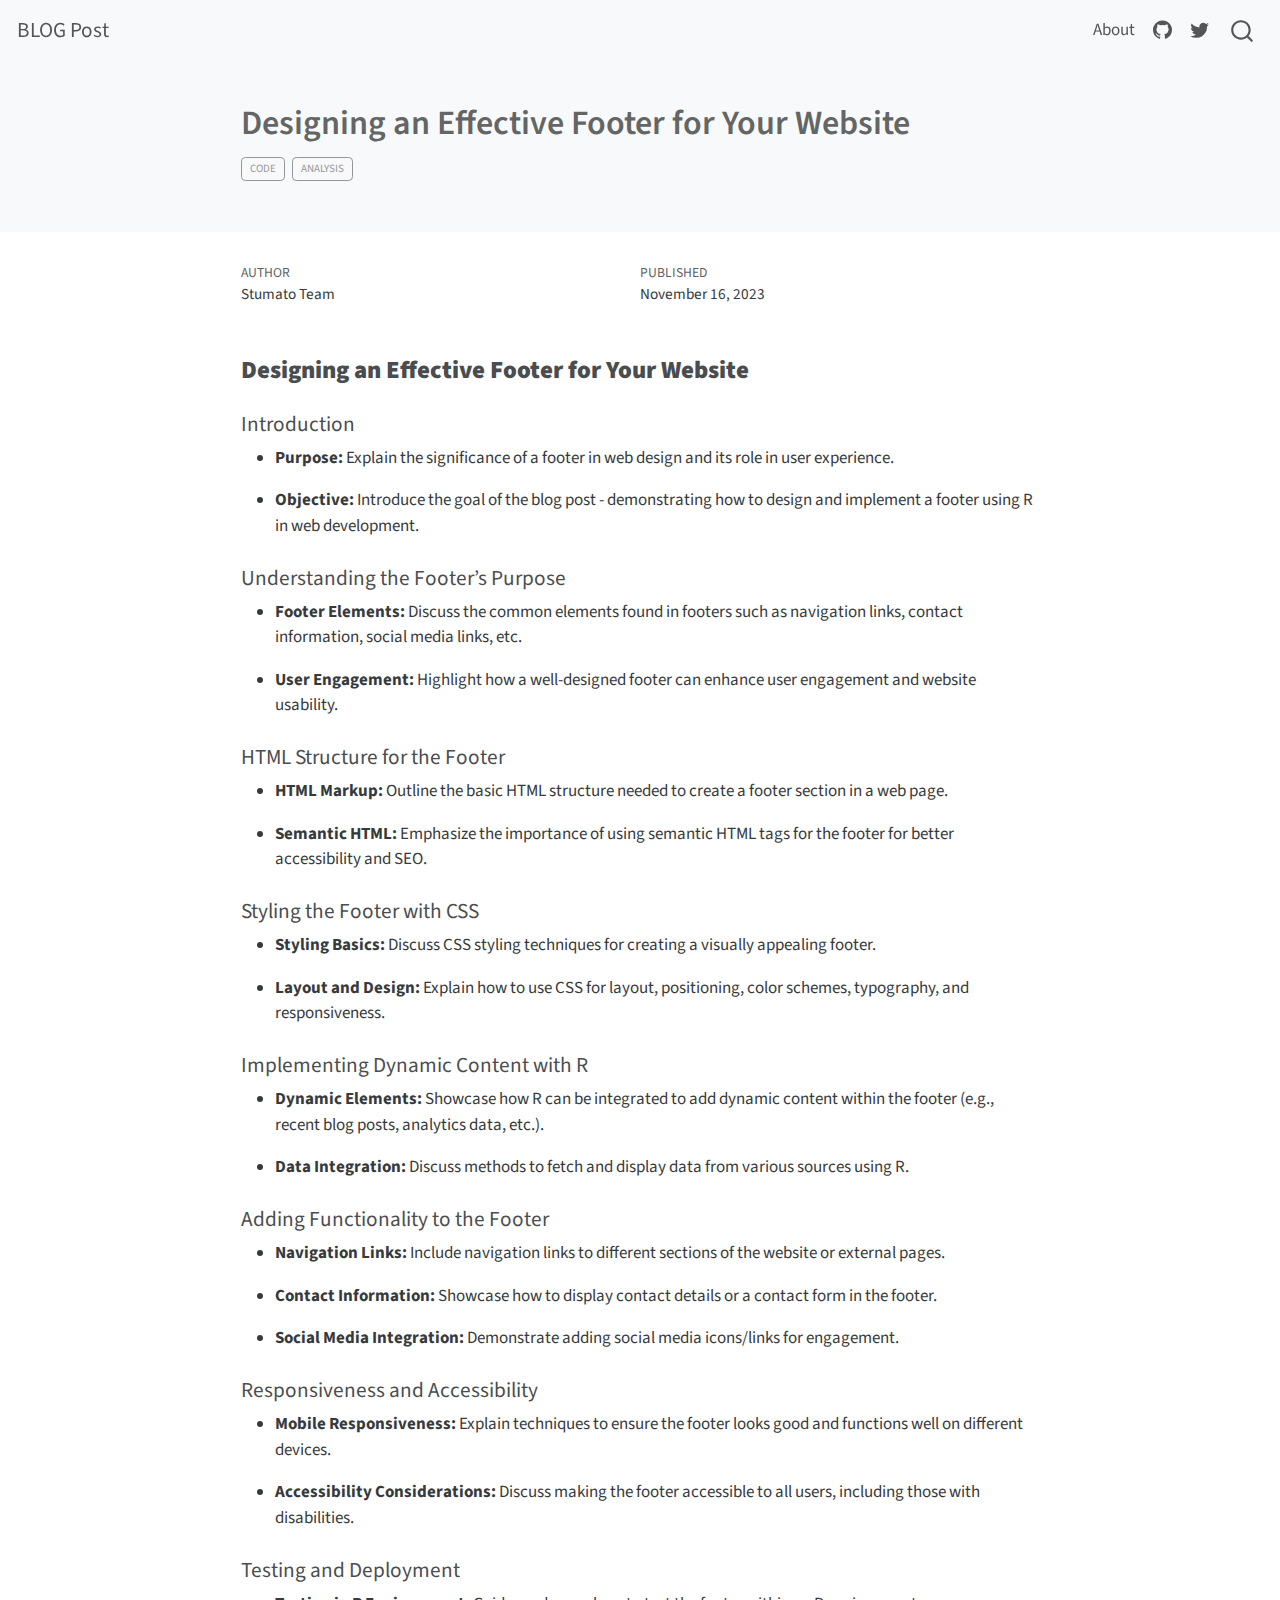
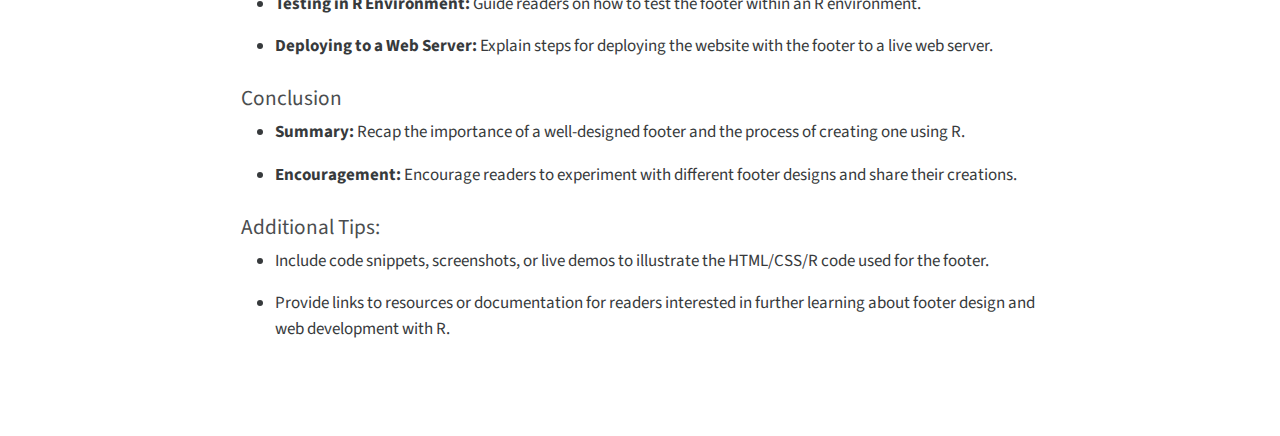
<file: docs/posts/Footer/index.html>
<!DOCTYPE html>
<html xmlns="http://www.w3.org/1999/xhtml" lang="en" xml:lang="en"><head>

<meta charset="utf-8">
<meta name="generator" content="quarto-1.3.450">

<meta name="viewport" content="width=device-width, initial-scale=1.0, user-scalable=yes">

<meta name="author" content="Stumato Team">
<meta name="dcterms.date" content="2023-11-16">

<title>BLOG Post - Designing an Effective Footer for Your Website</title>
<style>
code{white-space: pre-wrap;}
span.smallcaps{font-variant: small-caps;}
div.columns{display: flex; gap: min(4vw, 1.5em);}
div.column{flex: auto; overflow-x: auto;}
div.hanging-indent{margin-left: 1.5em; text-indent: -1.5em;}
ul.task-list{list-style: none;}
ul.task-list li input[type="checkbox"] {
  width: 0.8em;
  margin: 0 0.8em 0.2em -1em; /* quarto-specific, see https://github.com/quarto-dev/quarto-cli/issues/4556 */ 
  vertical-align: middle;
}
</style>


<script src="../../site_libs/quarto-nav/quarto-nav.js"></script>
<script src="../../site_libs/quarto-nav/headroom.min.js"></script>
<script src="../../site_libs/clipboard/clipboard.min.js"></script>
<script src="../../site_libs/quarto-search/autocomplete.umd.js"></script>
<script src="../../site_libs/quarto-search/fuse.min.js"></script>
<script src="../../site_libs/quarto-search/quarto-search.js"></script>
<meta name="quarto:offset" content="../../">
<script src="../../site_libs/quarto-html/quarto.js"></script>
<script src="../../site_libs/quarto-html/popper.min.js"></script>
<script src="../../site_libs/quarto-html/tippy.umd.min.js"></script>
<script src="../../site_libs/quarto-html/anchor.min.js"></script>
<link href="../../site_libs/quarto-html/tippy.css" rel="stylesheet">
<link href="../../site_libs/quarto-html/quarto-syntax-highlighting.css" rel="stylesheet" id="quarto-text-highlighting-styles">
<script src="../../site_libs/bootstrap/bootstrap.min.js"></script>
<link href="../../site_libs/bootstrap/bootstrap-icons.css" rel="stylesheet">
<link href="../../site_libs/bootstrap/bootstrap.min.css" rel="stylesheet" id="quarto-bootstrap" data-mode="light">
<script id="quarto-search-options" type="application/json">{
  "location": "navbar",
  "copy-button": false,
  "collapse-after": 3,
  "panel-placement": "end",
  "type": "overlay",
  "limit": 20,
  "language": {
    "search-no-results-text": "No results",
    "search-matching-documents-text": "matching documents",
    "search-copy-link-title": "Copy link to search",
    "search-hide-matches-text": "Hide additional matches",
    "search-more-match-text": "more match in this document",
    "search-more-matches-text": "more matches in this document",
    "search-clear-button-title": "Clear",
    "search-detached-cancel-button-title": "Cancel",
    "search-submit-button-title": "Submit",
    "search-label": "Search"
  }
}</script>


<link rel="stylesheet" href="../../styles.css">
</head>

<body class="nav-fixed fullcontent">

<div id="quarto-search-results"></div>
  <header id="quarto-header" class="headroom fixed-top">
    <nav class="navbar navbar-expand-lg navbar-dark ">
      <div class="navbar-container container-fluid">
      <div class="navbar-brand-container">
    <a class="navbar-brand" href="../../index.html">
    <span class="navbar-title">BLOG Post</span>
    </a>
  </div>
            <div id="quarto-search" class="" title="Search"></div>
          <button class="navbar-toggler" type="button" data-bs-toggle="collapse" data-bs-target="#navbarCollapse" aria-controls="navbarCollapse" aria-expanded="false" aria-label="Toggle navigation" onclick="if (window.quartoToggleHeadroom) { window.quartoToggleHeadroom(); }">
  <span class="navbar-toggler-icon"></span>
</button>
          <div class="collapse navbar-collapse" id="navbarCollapse">
            <ul class="navbar-nav navbar-nav-scroll ms-auto">
  <li class="nav-item">
    <a class="nav-link" href="../../about.html" rel="" target="">
 <span class="menu-text">About</span></a>
  </li>  
  <li class="nav-item compact">
    <a class="nav-link" href="https://github.com/" rel="" target=""><i class="bi bi-github" role="img">
</i> 
 <span class="menu-text"></span></a>
  </li>  
  <li class="nav-item compact">
    <a class="nav-link" href="https://twitter.com" rel="" target=""><i class="bi bi-twitter" role="img">
</i> 
 <span class="menu-text"></span></a>
  </li>  
</ul>
            <div class="quarto-navbar-tools">
</div>
          </div> <!-- /navcollapse -->
      </div> <!-- /container-fluid -->
    </nav>
</header>
<!-- content -->
<header id="title-block-header" class="quarto-title-block default page-columns page-full">
  <div class="quarto-title-banner page-columns page-full">
    <div class="quarto-title column-body">
      <h1 class="title">Designing an Effective Footer for Your Website</h1>
                                <div class="quarto-categories">
                <div class="quarto-category">code</div>
                <div class="quarto-category">analysis</div>
              </div>
                  </div>
  </div>
    
  
  <div class="quarto-title-meta">

      <div>
      <div class="quarto-title-meta-heading">Author</div>
      <div class="quarto-title-meta-contents">
               <p>Stumato Team </p>
            </div>
    </div>
      
      <div>
      <div class="quarto-title-meta-heading">Published</div>
      <div class="quarto-title-meta-contents">
        <p class="date">November 16, 2023</p>
      </div>
    </div>
    
      
    </div>
    
  
  </header><div id="quarto-content" class="quarto-container page-columns page-rows-contents page-layout-article page-navbar">
<!-- sidebar -->
<!-- margin-sidebar -->
    
<!-- main -->
<main class="content quarto-banner-title-block" id="quarto-document-content">




<section id="designing-an-effective-footer-for-your-website" class="level3">
<h3 class="anchored" data-anchor-id="designing-an-effective-footer-for-your-website"><strong>Designing an Effective Footer for Your Website</strong></h3>
<section id="introduction" class="level4">
<h4 class="anchored" data-anchor-id="introduction">Introduction</h4>
<ul>
<li><p><strong>Purpose:</strong> Explain the significance of a footer in web design and its role in user experience.</p></li>
<li><p><strong>Objective:</strong> Introduce the goal of the blog post - demonstrating how to design and implement a footer using R in web development.</p></li>
</ul>
</section>
<section id="understanding-the-footers-purpose" class="level4">
<h4 class="anchored" data-anchor-id="understanding-the-footers-purpose">Understanding the Footer’s Purpose</h4>
<ul>
<li><p><strong>Footer Elements:</strong> Discuss the common elements found in footers such as navigation links, contact information, social media links, etc.</p></li>
<li><p><strong>User Engagement:</strong> Highlight how a well-designed footer can enhance user engagement and website usability.</p></li>
</ul>
</section>
<section id="html-structure-for-the-footer" class="level4">
<h4 class="anchored" data-anchor-id="html-structure-for-the-footer">HTML Structure for the Footer</h4>
<ul>
<li><p><strong>HTML Markup:</strong> Outline the basic HTML structure needed to create a footer section in a web page.</p></li>
<li><p><strong>Semantic HTML:</strong> Emphasize the importance of using semantic HTML tags for the footer for better accessibility and SEO.</p></li>
</ul>
</section>
<section id="styling-the-footer-with-css" class="level4">
<h4 class="anchored" data-anchor-id="styling-the-footer-with-css">Styling the Footer with CSS</h4>
<ul>
<li><p><strong>Styling Basics:</strong> Discuss CSS styling techniques for creating a visually appealing footer.</p></li>
<li><p><strong>Layout and Design:</strong> Explain how to use CSS for layout, positioning, color schemes, typography, and responsiveness.</p></li>
</ul>
</section>
<section id="implementing-dynamic-content-with-r" class="level4">
<h4 class="anchored" data-anchor-id="implementing-dynamic-content-with-r">Implementing Dynamic Content with R</h4>
<ul>
<li><p><strong>Dynamic Elements:</strong> Showcase how R can be integrated to add dynamic content within the footer (e.g., recent blog posts, analytics data, etc.).</p></li>
<li><p><strong>Data Integration:</strong> Discuss methods to fetch and display data from various sources using R.</p></li>
</ul>
</section>
<section id="adding-functionality-to-the-footer" class="level4">
<h4 class="anchored" data-anchor-id="adding-functionality-to-the-footer">Adding Functionality to the Footer</h4>
<ul>
<li><p><strong>Navigation Links:</strong> Include navigation links to different sections of the website or external pages.</p></li>
<li><p><strong>Contact Information:</strong> Showcase how to display contact details or a contact form in the footer.</p></li>
<li><p><strong>Social Media Integration:</strong> Demonstrate adding social media icons/links for engagement.</p></li>
</ul>
</section>
<section id="responsiveness-and-accessibility" class="level4">
<h4 class="anchored" data-anchor-id="responsiveness-and-accessibility">Responsiveness and Accessibility</h4>
<ul>
<li><p><strong>Mobile Responsiveness:</strong> Explain techniques to ensure the footer looks good and functions well on different devices.</p></li>
<li><p><strong>Accessibility Considerations:</strong> Discuss making the footer accessible to all users, including those with disabilities.</p></li>
</ul>
</section>
<section id="testing-and-deployment" class="level4">
<h4 class="anchored" data-anchor-id="testing-and-deployment">Testing and Deployment</h4>
<ul>
<li><p><strong>Testing in R Environment:</strong> Guide readers on how to test the footer within an R environment.</p></li>
<li><p><strong>Deploying to a Web Server:</strong> Explain steps for deploying the website with the footer to a live web server.</p></li>
</ul>
</section>
<section id="conclusion" class="level4">
<h4 class="anchored" data-anchor-id="conclusion">Conclusion</h4>
<ul>
<li><p><strong>Summary:</strong> Recap the importance of a well-designed footer and the process of creating one using R.</p></li>
<li><p><strong>Encouragement:</strong> Encourage readers to experiment with different footer designs and share their creations.</p></li>
</ul>
</section>
<section id="additional-tips" class="level4">
<h4 class="anchored" data-anchor-id="additional-tips">Additional Tips:</h4>
<ul>
<li><p>Include code snippets, screenshots, or live demos to illustrate the HTML/CSS/R code used for the footer.</p></li>
<li><p>Provide links to resources or documentation for readers interested in further learning about footer design and web development with R.</p></li>
</ul>


</section>
</section>

</main> <!-- /main -->
<script id="quarto-html-after-body" type="application/javascript">
window.document.addEventListener("DOMContentLoaded", function (event) {
  const toggleBodyColorMode = (bsSheetEl) => {
    const mode = bsSheetEl.getAttribute("data-mode");
    const bodyEl = window.document.querySelector("body");
    if (mode === "dark") {
      bodyEl.classList.add("quarto-dark");
      bodyEl.classList.remove("quarto-light");
    } else {
      bodyEl.classList.add("quarto-light");
      bodyEl.classList.remove("quarto-dark");
    }
  }
  const toggleBodyColorPrimary = () => {
    const bsSheetEl = window.document.querySelector("link#quarto-bootstrap");
    if (bsSheetEl) {
      toggleBodyColorMode(bsSheetEl);
    }
  }
  toggleBodyColorPrimary();  
  const icon = "";
  const anchorJS = new window.AnchorJS();
  anchorJS.options = {
    placement: 'right',
    icon: icon
  };
  anchorJS.add('.anchored');
  const isCodeAnnotation = (el) => {
    for (const clz of el.classList) {
      if (clz.startsWith('code-annotation-')) {                     
        return true;
      }
    }
    return false;
  }
  const clipboard = new window.ClipboardJS('.code-copy-button', {
    text: function(trigger) {
      const codeEl = trigger.previousElementSibling.cloneNode(true);
      for (const childEl of codeEl.children) {
        if (isCodeAnnotation(childEl)) {
          childEl.remove();
        }
      }
      return codeEl.innerText;
    }
  });
  clipboard.on('success', function(e) {
    // button target
    const button = e.trigger;
    // don't keep focus
    button.blur();
    // flash "checked"
    button.classList.add('code-copy-button-checked');
    var currentTitle = button.getAttribute("title");
    button.setAttribute("title", "Copied!");
    let tooltip;
    if (window.bootstrap) {
      button.setAttribute("data-bs-toggle", "tooltip");
      button.setAttribute("data-bs-placement", "left");
      button.setAttribute("data-bs-title", "Copied!");
      tooltip = new bootstrap.Tooltip(button, 
        { trigger: "manual", 
          customClass: "code-copy-button-tooltip",
          offset: [0, -8]});
      tooltip.show();    
    }
    setTimeout(function() {
      if (tooltip) {
        tooltip.hide();
        button.removeAttribute("data-bs-title");
        button.removeAttribute("data-bs-toggle");
        button.removeAttribute("data-bs-placement");
      }
      button.setAttribute("title", currentTitle);
      button.classList.remove('code-copy-button-checked');
    }, 1000);
    // clear code selection
    e.clearSelection();
  });
  function tippyHover(el, contentFn) {
    const config = {
      allowHTML: true,
      content: contentFn,
      maxWidth: 500,
      delay: 100,
      arrow: false,
      appendTo: function(el) {
          return el.parentElement;
      },
      interactive: true,
      interactiveBorder: 10,
      theme: 'quarto',
      placement: 'bottom-start'
    };
    window.tippy(el, config); 
  }
  const noterefs = window.document.querySelectorAll('a[role="doc-noteref"]');
  for (var i=0; i<noterefs.length; i++) {
    const ref = noterefs[i];
    tippyHover(ref, function() {
      // use id or data attribute instead here
      let href = ref.getAttribute('data-footnote-href') || ref.getAttribute('href');
      try { href = new URL(href).hash; } catch {}
      const id = href.replace(/^#\/?/, "");
      const note = window.document.getElementById(id);
      return note.innerHTML;
    });
  }
      let selectedAnnoteEl;
      const selectorForAnnotation = ( cell, annotation) => {
        let cellAttr = 'data-code-cell="' + cell + '"';
        let lineAttr = 'data-code-annotation="' +  annotation + '"';
        const selector = 'span[' + cellAttr + '][' + lineAttr + ']';
        return selector;
      }
      const selectCodeLines = (annoteEl) => {
        const doc = window.document;
        const targetCell = annoteEl.getAttribute("data-target-cell");
        const targetAnnotation = annoteEl.getAttribute("data-target-annotation");
        const annoteSpan = window.document.querySelector(selectorForAnnotation(targetCell, targetAnnotation));
        const lines = annoteSpan.getAttribute("data-code-lines").split(",");
        const lineIds = lines.map((line) => {
          return targetCell + "-" + line;
        })
        let top = null;
        let height = null;
        let parent = null;
        if (lineIds.length > 0) {
            //compute the position of the single el (top and bottom and make a div)
            const el = window.document.getElementById(lineIds[0]);
            top = el.offsetTop;
            height = el.offsetHeight;
            parent = el.parentElement.parentElement;
          if (lineIds.length > 1) {
            const lastEl = window.document.getElementById(lineIds[lineIds.length - 1]);
            const bottom = lastEl.offsetTop + lastEl.offsetHeight;
            height = bottom - top;
          }
          if (top !== null && height !== null && parent !== null) {
            // cook up a div (if necessary) and position it 
            let div = window.document.getElementById("code-annotation-line-highlight");
            if (div === null) {
              div = window.document.createElement("div");
              div.setAttribute("id", "code-annotation-line-highlight");
              div.style.position = 'absolute';
              parent.appendChild(div);
            }
            div.style.top = top - 2 + "px";
            div.style.height = height + 4 + "px";
            let gutterDiv = window.document.getElementById("code-annotation-line-highlight-gutter");
            if (gutterDiv === null) {
              gutterDiv = window.document.createElement("div");
              gutterDiv.setAttribute("id", "code-annotation-line-highlight-gutter");
              gutterDiv.style.position = 'absolute';
              const codeCell = window.document.getElementById(targetCell);
              const gutter = codeCell.querySelector('.code-annotation-gutter');
              gutter.appendChild(gutterDiv);
            }
            gutterDiv.style.top = top - 2 + "px";
            gutterDiv.style.height = height + 4 + "px";
          }
          selectedAnnoteEl = annoteEl;
        }
      };
      const unselectCodeLines = () => {
        const elementsIds = ["code-annotation-line-highlight", "code-annotation-line-highlight-gutter"];
        elementsIds.forEach((elId) => {
          const div = window.document.getElementById(elId);
          if (div) {
            div.remove();
          }
        });
        selectedAnnoteEl = undefined;
      };
      // Attach click handler to the DT
      const annoteDls = window.document.querySelectorAll('dt[data-target-cell]');
      for (const annoteDlNode of annoteDls) {
        annoteDlNode.addEventListener('click', (event) => {
          const clickedEl = event.target;
          if (clickedEl !== selectedAnnoteEl) {
            unselectCodeLines();
            const activeEl = window.document.querySelector('dt[data-target-cell].code-annotation-active');
            if (activeEl) {
              activeEl.classList.remove('code-annotation-active');
            }
            selectCodeLines(clickedEl);
            clickedEl.classList.add('code-annotation-active');
          } else {
            // Unselect the line
            unselectCodeLines();
            clickedEl.classList.remove('code-annotation-active');
          }
        });
      }
  const findCites = (el) => {
    const parentEl = el.parentElement;
    if (parentEl) {
      const cites = parentEl.dataset.cites;
      if (cites) {
        return {
          el,
          cites: cites.split(' ')
        };
      } else {
        return findCites(el.parentElement)
      }
    } else {
      return undefined;
    }
  };
  var bibliorefs = window.document.querySelectorAll('a[role="doc-biblioref"]');
  for (var i=0; i<bibliorefs.length; i++) {
    const ref = bibliorefs[i];
    const citeInfo = findCites(ref);
    if (citeInfo) {
      tippyHover(citeInfo.el, function() {
        var popup = window.document.createElement('div');
        citeInfo.cites.forEach(function(cite) {
          var citeDiv = window.document.createElement('div');
          citeDiv.classList.add('hanging-indent');
          citeDiv.classList.add('csl-entry');
          var biblioDiv = window.document.getElementById('ref-' + cite);
          if (biblioDiv) {
            citeDiv.innerHTML = biblioDiv.innerHTML;
          }
          popup.appendChild(citeDiv);
        });
        return popup.innerHTML;
      });
    }
  }
});
</script>
</div> <!-- /content -->



</body></html>
</file>
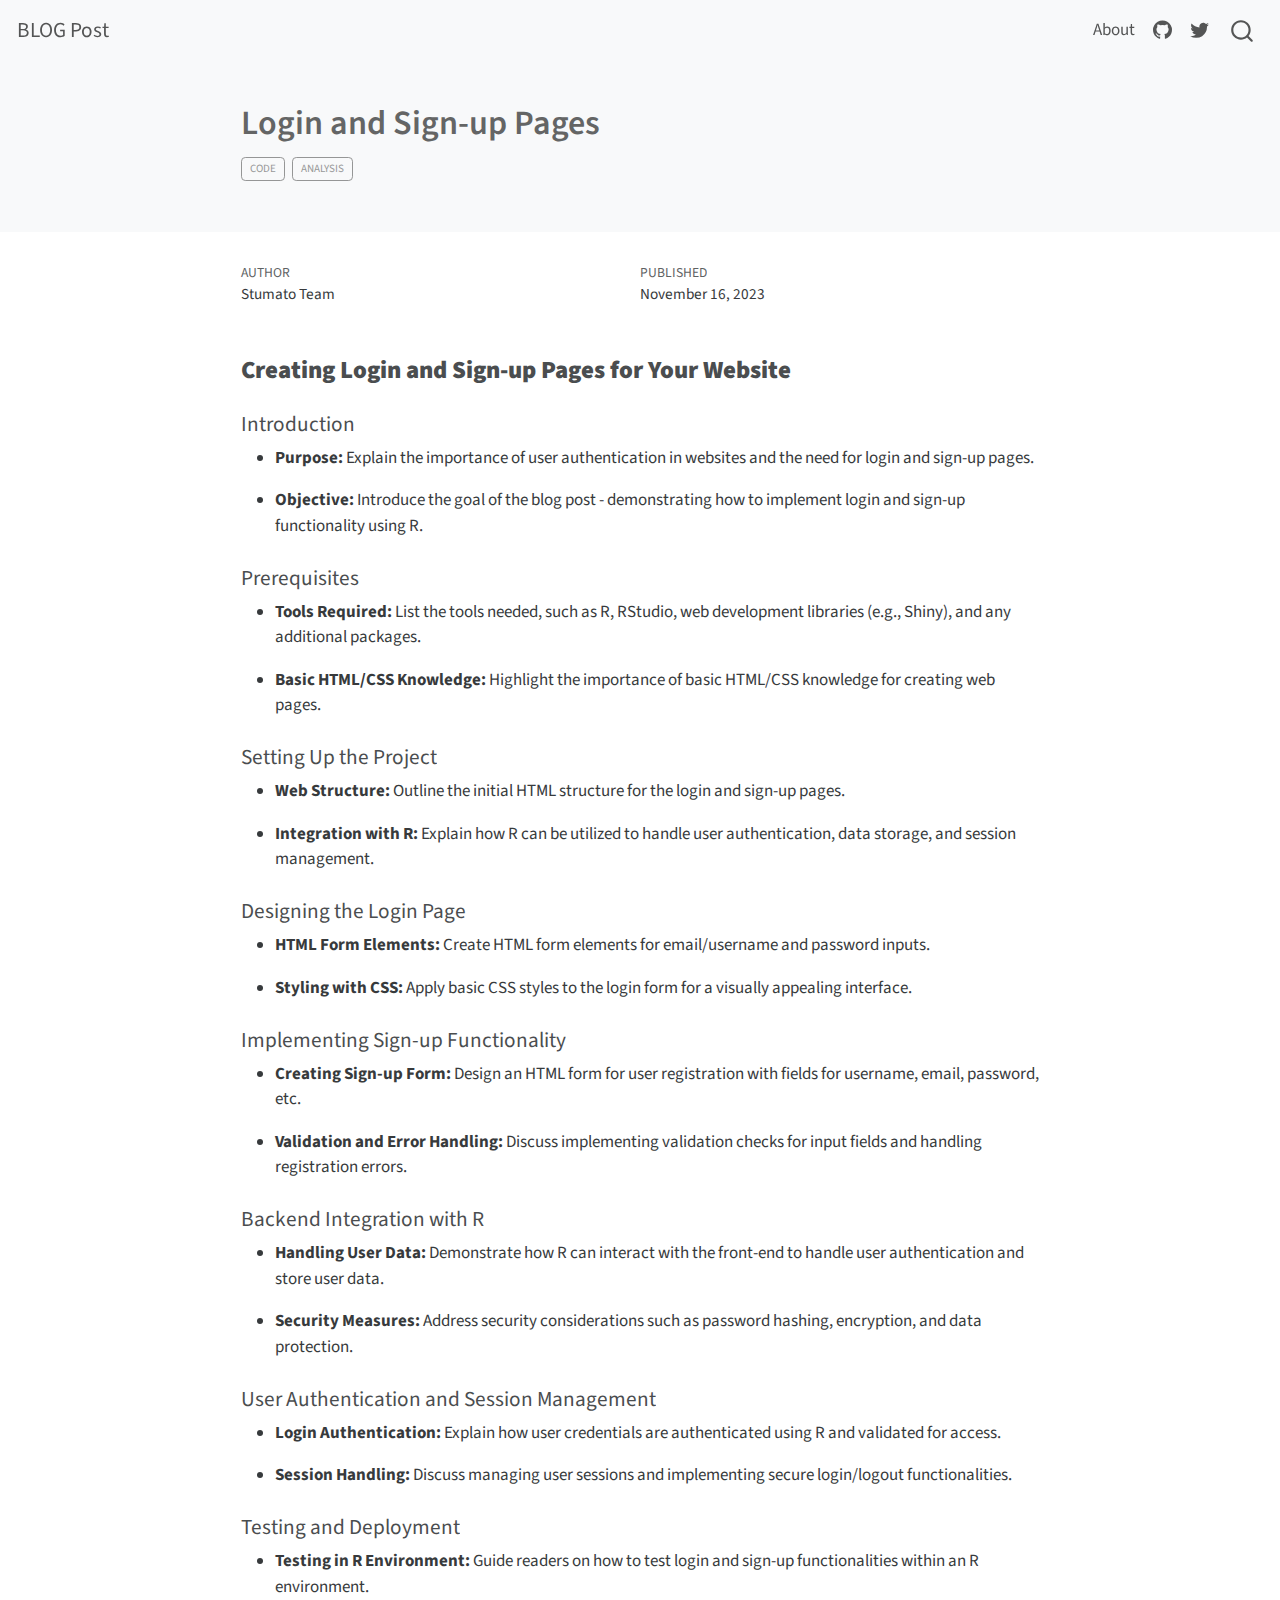
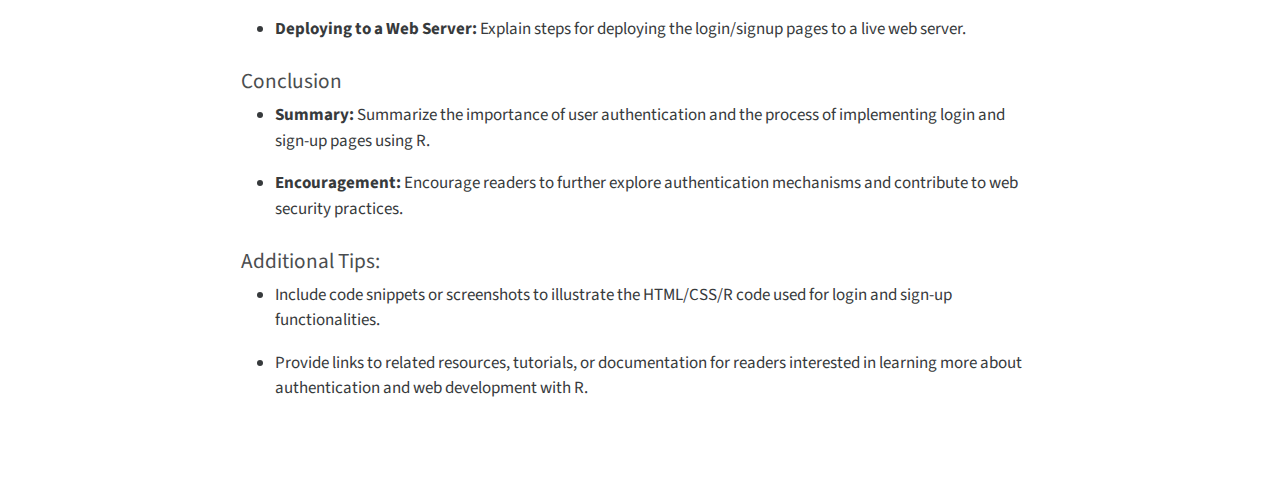
<file: docs/posts/Login/index.html>
<!DOCTYPE html>
<html xmlns="http://www.w3.org/1999/xhtml" lang="en" xml:lang="en"><head>

<meta charset="utf-8">
<meta name="generator" content="quarto-1.3.450">

<meta name="viewport" content="width=device-width, initial-scale=1.0, user-scalable=yes">

<meta name="author" content="Stumato Team">
<meta name="dcterms.date" content="2023-11-16">

<title>BLOG Post - Login and Sign-up Pages</title>
<style>
code{white-space: pre-wrap;}
span.smallcaps{font-variant: small-caps;}
div.columns{display: flex; gap: min(4vw, 1.5em);}
div.column{flex: auto; overflow-x: auto;}
div.hanging-indent{margin-left: 1.5em; text-indent: -1.5em;}
ul.task-list{list-style: none;}
ul.task-list li input[type="checkbox"] {
  width: 0.8em;
  margin: 0 0.8em 0.2em -1em; /* quarto-specific, see https://github.com/quarto-dev/quarto-cli/issues/4556 */ 
  vertical-align: middle;
}
</style>


<script src="../../site_libs/quarto-nav/quarto-nav.js"></script>
<script src="../../site_libs/quarto-nav/headroom.min.js"></script>
<script src="../../site_libs/clipboard/clipboard.min.js"></script>
<script src="../../site_libs/quarto-search/autocomplete.umd.js"></script>
<script src="../../site_libs/quarto-search/fuse.min.js"></script>
<script src="../../site_libs/quarto-search/quarto-search.js"></script>
<meta name="quarto:offset" content="../../">
<script src="../../site_libs/quarto-html/quarto.js"></script>
<script src="../../site_libs/quarto-html/popper.min.js"></script>
<script src="../../site_libs/quarto-html/tippy.umd.min.js"></script>
<script src="../../site_libs/quarto-html/anchor.min.js"></script>
<link href="../../site_libs/quarto-html/tippy.css" rel="stylesheet">
<link href="../../site_libs/quarto-html/quarto-syntax-highlighting.css" rel="stylesheet" id="quarto-text-highlighting-styles">
<script src="../../site_libs/bootstrap/bootstrap.min.js"></script>
<link href="../../site_libs/bootstrap/bootstrap-icons.css" rel="stylesheet">
<link href="../../site_libs/bootstrap/bootstrap.min.css" rel="stylesheet" id="quarto-bootstrap" data-mode="light">
<script id="quarto-search-options" type="application/json">{
  "location": "navbar",
  "copy-button": false,
  "collapse-after": 3,
  "panel-placement": "end",
  "type": "overlay",
  "limit": 20,
  "language": {
    "search-no-results-text": "No results",
    "search-matching-documents-text": "matching documents",
    "search-copy-link-title": "Copy link to search",
    "search-hide-matches-text": "Hide additional matches",
    "search-more-match-text": "more match in this document",
    "search-more-matches-text": "more matches in this document",
    "search-clear-button-title": "Clear",
    "search-detached-cancel-button-title": "Cancel",
    "search-submit-button-title": "Submit",
    "search-label": "Search"
  }
}</script>


<link rel="stylesheet" href="../../styles.css">
</head>

<body class="nav-fixed fullcontent">

<div id="quarto-search-results"></div>
  <header id="quarto-header" class="headroom fixed-top">
    <nav class="navbar navbar-expand-lg navbar-dark ">
      <div class="navbar-container container-fluid">
      <div class="navbar-brand-container">
    <a class="navbar-brand" href="../../index.html">
    <span class="navbar-title">BLOG Post</span>
    </a>
  </div>
            <div id="quarto-search" class="" title="Search"></div>
          <button class="navbar-toggler" type="button" data-bs-toggle="collapse" data-bs-target="#navbarCollapse" aria-controls="navbarCollapse" aria-expanded="false" aria-label="Toggle navigation" onclick="if (window.quartoToggleHeadroom) { window.quartoToggleHeadroom(); }">
  <span class="navbar-toggler-icon"></span>
</button>
          <div class="collapse navbar-collapse" id="navbarCollapse">
            <ul class="navbar-nav navbar-nav-scroll ms-auto">
  <li class="nav-item">
    <a class="nav-link" href="../../about.html" rel="" target="">
 <span class="menu-text">About</span></a>
  </li>  
  <li class="nav-item compact">
    <a class="nav-link" href="https://github.com/" rel="" target=""><i class="bi bi-github" role="img">
</i> 
 <span class="menu-text"></span></a>
  </li>  
  <li class="nav-item compact">
    <a class="nav-link" href="https://twitter.com" rel="" target=""><i class="bi bi-twitter" role="img">
</i> 
 <span class="menu-text"></span></a>
  </li>  
</ul>
            <div class="quarto-navbar-tools">
</div>
          </div> <!-- /navcollapse -->
      </div> <!-- /container-fluid -->
    </nav>
</header>
<!-- content -->
<header id="title-block-header" class="quarto-title-block default page-columns page-full">
  <div class="quarto-title-banner page-columns page-full">
    <div class="quarto-title column-body">
      <h1 class="title">Login and Sign-up Pages</h1>
                                <div class="quarto-categories">
                <div class="quarto-category">code</div>
                <div class="quarto-category">analysis</div>
              </div>
                  </div>
  </div>
    
  
  <div class="quarto-title-meta">

      <div>
      <div class="quarto-title-meta-heading">Author</div>
      <div class="quarto-title-meta-contents">
               <p>Stumato Team </p>
            </div>
    </div>
      
      <div>
      <div class="quarto-title-meta-heading">Published</div>
      <div class="quarto-title-meta-contents">
        <p class="date">November 16, 2023</p>
      </div>
    </div>
    
      
    </div>
    
  
  </header><div id="quarto-content" class="quarto-container page-columns page-rows-contents page-layout-article page-navbar">
<!-- sidebar -->
<!-- margin-sidebar -->
    
<!-- main -->
<main class="content quarto-banner-title-block" id="quarto-document-content">




<section id="creating-login-and-sign-up-pages-for-your-website" class="level3">
<h3 class="anchored" data-anchor-id="creating-login-and-sign-up-pages-for-your-website"><strong>Creating Login and Sign-up Pages for Your Website</strong></h3>
<section id="introduction" class="level4">
<h4 class="anchored" data-anchor-id="introduction">Introduction</h4>
<ul>
<li><p><strong>Purpose:</strong> Explain the importance of user authentication in websites and the need for login and sign-up pages.</p></li>
<li><p><strong>Objective:</strong> Introduce the goal of the blog post - demonstrating how to implement login and sign-up functionality using R.</p></li>
</ul>
</section>
<section id="prerequisites" class="level4">
<h4 class="anchored" data-anchor-id="prerequisites">Prerequisites</h4>
<ul>
<li><p><strong>Tools Required:</strong> List the tools needed, such as R, RStudio, web development libraries (e.g., Shiny), and any additional packages.</p></li>
<li><p><strong>Basic HTML/CSS Knowledge:</strong> Highlight the importance of basic HTML/CSS knowledge for creating web pages.</p></li>
</ul>
</section>
<section id="setting-up-the-project" class="level4">
<h4 class="anchored" data-anchor-id="setting-up-the-project">Setting Up the Project</h4>
<ul>
<li><p><strong>Web Structure:</strong> Outline the initial HTML structure for the login and sign-up pages.</p></li>
<li><p><strong>Integration with R:</strong> Explain how R can be utilized to handle user authentication, data storage, and session management.</p></li>
</ul>
</section>
<section id="designing-the-login-page" class="level4">
<h4 class="anchored" data-anchor-id="designing-the-login-page">Designing the Login Page</h4>
<ul>
<li><p><strong>HTML Form Elements:</strong> Create HTML form elements for email/username and password inputs.</p></li>
<li><p><strong>Styling with CSS:</strong> Apply basic CSS styles to the login form for a visually appealing interface.</p></li>
</ul>
</section>
<section id="implementing-sign-up-functionality" class="level4">
<h4 class="anchored" data-anchor-id="implementing-sign-up-functionality">Implementing Sign-up Functionality</h4>
<ul>
<li><p><strong>Creating Sign-up Form:</strong> Design an HTML form for user registration with fields for username, email, password, etc.</p></li>
<li><p><strong>Validation and Error Handling:</strong> Discuss implementing validation checks for input fields and handling registration errors.</p></li>
</ul>
</section>
<section id="backend-integration-with-r" class="level4">
<h4 class="anchored" data-anchor-id="backend-integration-with-r">Backend Integration with R</h4>
<ul>
<li><p><strong>Handling User Data:</strong> Demonstrate how R can interact with the front-end to handle user authentication and store user data.</p></li>
<li><p><strong>Security Measures:</strong> Address security considerations such as password hashing, encryption, and data protection.</p></li>
</ul>
</section>
<section id="user-authentication-and-session-management" class="level4">
<h4 class="anchored" data-anchor-id="user-authentication-and-session-management">User Authentication and Session Management</h4>
<ul>
<li><p><strong>Login Authentication:</strong> Explain how user credentials are authenticated using R and validated for access.</p></li>
<li><p><strong>Session Handling:</strong> Discuss managing user sessions and implementing secure login/logout functionalities.</p></li>
</ul>
</section>
<section id="testing-and-deployment" class="level4">
<h4 class="anchored" data-anchor-id="testing-and-deployment">Testing and Deployment</h4>
<ul>
<li><p><strong>Testing in R Environment:</strong> Guide readers on how to test login and sign-up functionalities within an R environment.</p></li>
<li><p><strong>Deploying to a Web Server:</strong> Explain steps for deploying the login/signup pages to a live web server.</p></li>
</ul>
</section>
<section id="conclusion" class="level4">
<h4 class="anchored" data-anchor-id="conclusion">Conclusion</h4>
<ul>
<li><p><strong>Summary:</strong> Summarize the importance of user authentication and the process of implementing login and sign-up pages using R.</p></li>
<li><p><strong>Encouragement:</strong> Encourage readers to further explore authentication mechanisms and contribute to web security practices.</p></li>
</ul>
</section>
<section id="additional-tips" class="level4">
<h4 class="anchored" data-anchor-id="additional-tips">Additional Tips:</h4>
<ul>
<li><p>Include code snippets or screenshots to illustrate the HTML/CSS/R code used for login and sign-up functionalities.</p></li>
<li><p>Provide links to related resources, tutorials, or documentation for readers interested in learning more about authentication and web development with R.</p></li>
</ul>


</section>
</section>

</main> <!-- /main -->
<script id="quarto-html-after-body" type="application/javascript">
window.document.addEventListener("DOMContentLoaded", function (event) {
  const toggleBodyColorMode = (bsSheetEl) => {
    const mode = bsSheetEl.getAttribute("data-mode");
    const bodyEl = window.document.querySelector("body");
    if (mode === "dark") {
      bodyEl.classList.add("quarto-dark");
      bodyEl.classList.remove("quarto-light");
    } else {
      bodyEl.classList.add("quarto-light");
      bodyEl.classList.remove("quarto-dark");
    }
  }
  const toggleBodyColorPrimary = () => {
    const bsSheetEl = window.document.querySelector("link#quarto-bootstrap");
    if (bsSheetEl) {
      toggleBodyColorMode(bsSheetEl);
    }
  }
  toggleBodyColorPrimary();  
  const icon = "";
  const anchorJS = new window.AnchorJS();
  anchorJS.options = {
    placement: 'right',
    icon: icon
  };
  anchorJS.add('.anchored');
  const isCodeAnnotation = (el) => {
    for (const clz of el.classList) {
      if (clz.startsWith('code-annotation-')) {                     
        return true;
      }
    }
    return false;
  }
  const clipboard = new window.ClipboardJS('.code-copy-button', {
    text: function(trigger) {
      const codeEl = trigger.previousElementSibling.cloneNode(true);
      for (const childEl of codeEl.children) {
        if (isCodeAnnotation(childEl)) {
          childEl.remove();
        }
      }
      return codeEl.innerText;
    }
  });
  clipboard.on('success', function(e) {
    // button target
    const button = e.trigger;
    // don't keep focus
    button.blur();
    // flash "checked"
    button.classList.add('code-copy-button-checked');
    var currentTitle = button.getAttribute("title");
    button.setAttribute("title", "Copied!");
    let tooltip;
    if (window.bootstrap) {
      button.setAttribute("data-bs-toggle", "tooltip");
      button.setAttribute("data-bs-placement", "left");
      button.setAttribute("data-bs-title", "Copied!");
      tooltip = new bootstrap.Tooltip(button, 
        { trigger: "manual", 
          customClass: "code-copy-button-tooltip",
          offset: [0, -8]});
      tooltip.show();    
    }
    setTimeout(function() {
      if (tooltip) {
        tooltip.hide();
        button.removeAttribute("data-bs-title");
        button.removeAttribute("data-bs-toggle");
        button.removeAttribute("data-bs-placement");
      }
      button.setAttribute("title", currentTitle);
      button.classList.remove('code-copy-button-checked');
    }, 1000);
    // clear code selection
    e.clearSelection();
  });
  function tippyHover(el, contentFn) {
    const config = {
      allowHTML: true,
      content: contentFn,
      maxWidth: 500,
      delay: 100,
      arrow: false,
      appendTo: function(el) {
          return el.parentElement;
      },
      interactive: true,
      interactiveBorder: 10,
      theme: 'quarto',
      placement: 'bottom-start'
    };
    window.tippy(el, config); 
  }
  const noterefs = window.document.querySelectorAll('a[role="doc-noteref"]');
  for (var i=0; i<noterefs.length; i++) {
    const ref = noterefs[i];
    tippyHover(ref, function() {
      // use id or data attribute instead here
      let href = ref.getAttribute('data-footnote-href') || ref.getAttribute('href');
      try { href = new URL(href).hash; } catch {}
      const id = href.replace(/^#\/?/, "");
      const note = window.document.getElementById(id);
      return note.innerHTML;
    });
  }
      let selectedAnnoteEl;
      const selectorForAnnotation = ( cell, annotation) => {
        let cellAttr = 'data-code-cell="' + cell + '"';
        let lineAttr = 'data-code-annotation="' +  annotation + '"';
        const selector = 'span[' + cellAttr + '][' + lineAttr + ']';
        return selector;
      }
      const selectCodeLines = (annoteEl) => {
        const doc = window.document;
        const targetCell = annoteEl.getAttribute("data-target-cell");
        const targetAnnotation = annoteEl.getAttribute("data-target-annotation");
        const annoteSpan = window.document.querySelector(selectorForAnnotation(targetCell, targetAnnotation));
        const lines = annoteSpan.getAttribute("data-code-lines").split(",");
        const lineIds = lines.map((line) => {
          return targetCell + "-" + line;
        })
        let top = null;
        let height = null;
        let parent = null;
        if (lineIds.length > 0) {
            //compute the position of the single el (top and bottom and make a div)
            const el = window.document.getElementById(lineIds[0]);
            top = el.offsetTop;
            height = el.offsetHeight;
            parent = el.parentElement.parentElement;
          if (lineIds.length > 1) {
            const lastEl = window.document.getElementById(lineIds[lineIds.length - 1]);
            const bottom = lastEl.offsetTop + lastEl.offsetHeight;
            height = bottom - top;
          }
          if (top !== null && height !== null && parent !== null) {
            // cook up a div (if necessary) and position it 
            let div = window.document.getElementById("code-annotation-line-highlight");
            if (div === null) {
              div = window.document.createElement("div");
              div.setAttribute("id", "code-annotation-line-highlight");
              div.style.position = 'absolute';
              parent.appendChild(div);
            }
            div.style.top = top - 2 + "px";
            div.style.height = height + 4 + "px";
            let gutterDiv = window.document.getElementById("code-annotation-line-highlight-gutter");
            if (gutterDiv === null) {
              gutterDiv = window.document.createElement("div");
              gutterDiv.setAttribute("id", "code-annotation-line-highlight-gutter");
              gutterDiv.style.position = 'absolute';
              const codeCell = window.document.getElementById(targetCell);
              const gutter = codeCell.querySelector('.code-annotation-gutter');
              gutter.appendChild(gutterDiv);
            }
            gutterDiv.style.top = top - 2 + "px";
            gutterDiv.style.height = height + 4 + "px";
          }
          selectedAnnoteEl = annoteEl;
        }
      };
      const unselectCodeLines = () => {
        const elementsIds = ["code-annotation-line-highlight", "code-annotation-line-highlight-gutter"];
        elementsIds.forEach((elId) => {
          const div = window.document.getElementById(elId);
          if (div) {
            div.remove();
          }
        });
        selectedAnnoteEl = undefined;
      };
      // Attach click handler to the DT
      const annoteDls = window.document.querySelectorAll('dt[data-target-cell]');
      for (const annoteDlNode of annoteDls) {
        annoteDlNode.addEventListener('click', (event) => {
          const clickedEl = event.target;
          if (clickedEl !== selectedAnnoteEl) {
            unselectCodeLines();
            const activeEl = window.document.querySelector('dt[data-target-cell].code-annotation-active');
            if (activeEl) {
              activeEl.classList.remove('code-annotation-active');
            }
            selectCodeLines(clickedEl);
            clickedEl.classList.add('code-annotation-active');
          } else {
            // Unselect the line
            unselectCodeLines();
            clickedEl.classList.remove('code-annotation-active');
          }
        });
      }
  const findCites = (el) => {
    const parentEl = el.parentElement;
    if (parentEl) {
      const cites = parentEl.dataset.cites;
      if (cites) {
        return {
          el,
          cites: cites.split(' ')
        };
      } else {
        return findCites(el.parentElement)
      }
    } else {
      return undefined;
    }
  };
  var bibliorefs = window.document.querySelectorAll('a[role="doc-biblioref"]');
  for (var i=0; i<bibliorefs.length; i++) {
    const ref = bibliorefs[i];
    const citeInfo = findCites(ref);
    if (citeInfo) {
      tippyHover(citeInfo.el, function() {
        var popup = window.document.createElement('div');
        citeInfo.cites.forEach(function(cite) {
          var citeDiv = window.document.createElement('div');
          citeDiv.classList.add('hanging-indent');
          citeDiv.classList.add('csl-entry');
          var biblioDiv = window.document.getElementById('ref-' + cite);
          if (biblioDiv) {
            citeDiv.innerHTML = biblioDiv.innerHTML;
          }
          popup.appendChild(citeDiv);
        });
        return popup.innerHTML;
      });
    }
  }
});
</script>
</div> <!-- /content -->



</body></html>
</file>
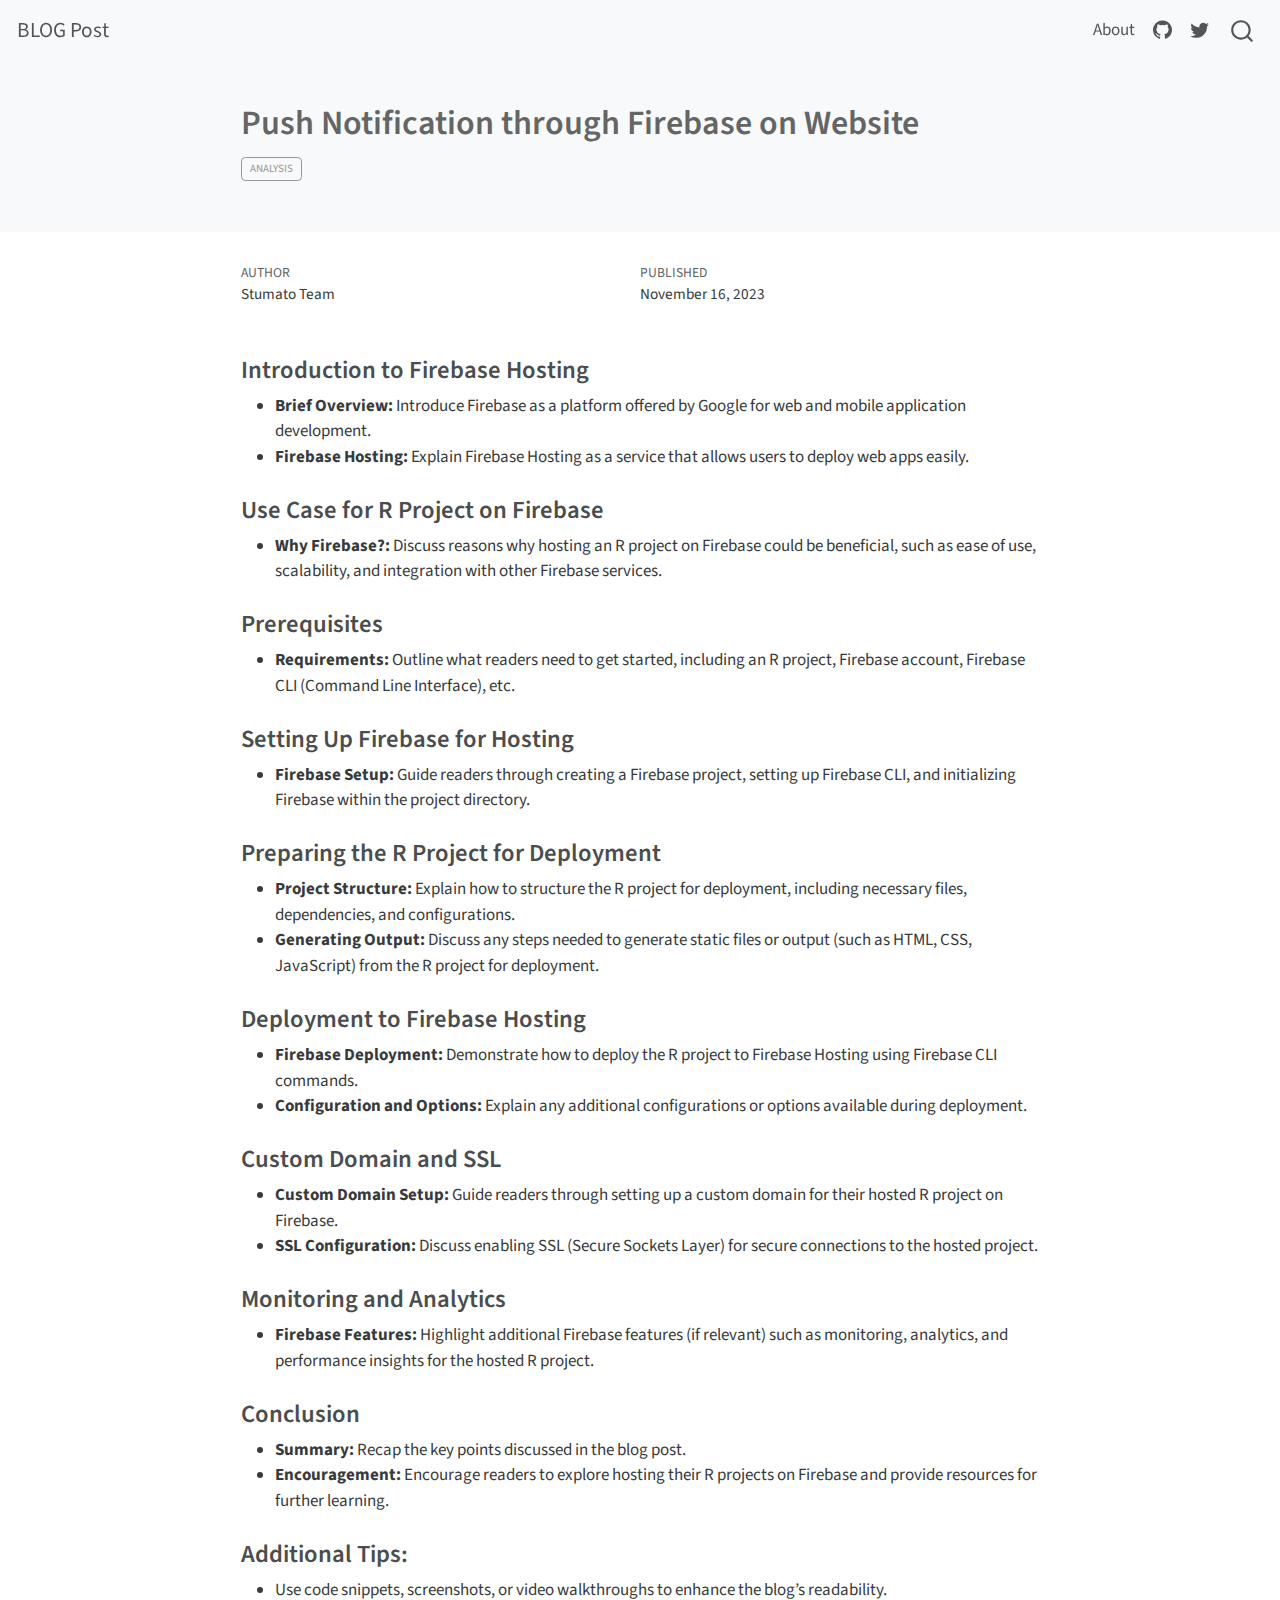
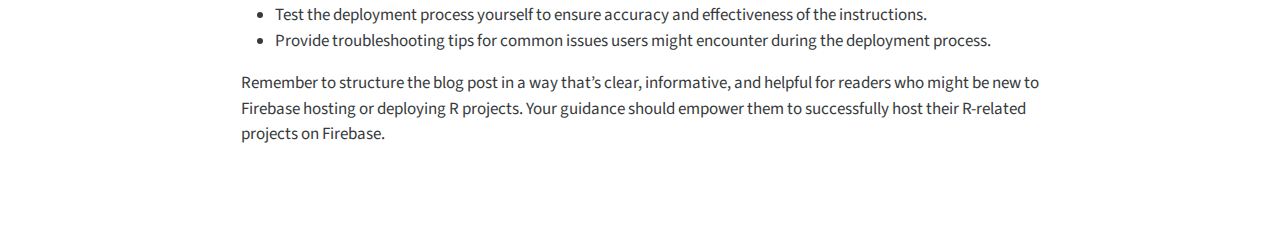
<file: docs/posts/post-with-code/index.html>
<!DOCTYPE html>
<html xmlns="http://www.w3.org/1999/xhtml" lang="en" xml:lang="en"><head>

<meta charset="utf-8">
<meta name="generator" content="quarto-1.3.450">

<meta name="viewport" content="width=device-width, initial-scale=1.0, user-scalable=yes">

<meta name="author" content="Stumato Team">
<meta name="dcterms.date" content="2023-11-16">

<title>BLOG Post - Push Notification through Firebase on Website</title>
<style>
code{white-space: pre-wrap;}
span.smallcaps{font-variant: small-caps;}
div.columns{display: flex; gap: min(4vw, 1.5em);}
div.column{flex: auto; overflow-x: auto;}
div.hanging-indent{margin-left: 1.5em; text-indent: -1.5em;}
ul.task-list{list-style: none;}
ul.task-list li input[type="checkbox"] {
  width: 0.8em;
  margin: 0 0.8em 0.2em -1em; /* quarto-specific, see https://github.com/quarto-dev/quarto-cli/issues/4556 */ 
  vertical-align: middle;
}
</style>


<script src="../../site_libs/quarto-nav/quarto-nav.js"></script>
<script src="../../site_libs/quarto-nav/headroom.min.js"></script>
<script src="../../site_libs/clipboard/clipboard.min.js"></script>
<script src="../../site_libs/quarto-search/autocomplete.umd.js"></script>
<script src="../../site_libs/quarto-search/fuse.min.js"></script>
<script src="../../site_libs/quarto-search/quarto-search.js"></script>
<meta name="quarto:offset" content="../../">
<script src="../../site_libs/quarto-html/quarto.js"></script>
<script src="../../site_libs/quarto-html/popper.min.js"></script>
<script src="../../site_libs/quarto-html/tippy.umd.min.js"></script>
<script src="../../site_libs/quarto-html/anchor.min.js"></script>
<link href="../../site_libs/quarto-html/tippy.css" rel="stylesheet">
<link href="../../site_libs/quarto-html/quarto-syntax-highlighting.css" rel="stylesheet" id="quarto-text-highlighting-styles">
<script src="../../site_libs/bootstrap/bootstrap.min.js"></script>
<link href="../../site_libs/bootstrap/bootstrap-icons.css" rel="stylesheet">
<link href="../../site_libs/bootstrap/bootstrap.min.css" rel="stylesheet" id="quarto-bootstrap" data-mode="light">
<script id="quarto-search-options" type="application/json">{
  "location": "navbar",
  "copy-button": false,
  "collapse-after": 3,
  "panel-placement": "end",
  "type": "overlay",
  "limit": 20,
  "language": {
    "search-no-results-text": "No results",
    "search-matching-documents-text": "matching documents",
    "search-copy-link-title": "Copy link to search",
    "search-hide-matches-text": "Hide additional matches",
    "search-more-match-text": "more match in this document",
    "search-more-matches-text": "more matches in this document",
    "search-clear-button-title": "Clear",
    "search-detached-cancel-button-title": "Cancel",
    "search-submit-button-title": "Submit",
    "search-label": "Search"
  }
}</script>


<link rel="stylesheet" href="../../styles.css">
</head>

<body class="nav-fixed fullcontent">

<div id="quarto-search-results"></div>
  <header id="quarto-header" class="headroom fixed-top">
    <nav class="navbar navbar-expand-lg navbar-dark ">
      <div class="navbar-container container-fluid">
      <div class="navbar-brand-container">
    <a class="navbar-brand" href="../../index.html">
    <span class="navbar-title">BLOG Post</span>
    </a>
  </div>
            <div id="quarto-search" class="" title="Search"></div>
          <button class="navbar-toggler" type="button" data-bs-toggle="collapse" data-bs-target="#navbarCollapse" aria-controls="navbarCollapse" aria-expanded="false" aria-label="Toggle navigation" onclick="if (window.quartoToggleHeadroom) { window.quartoToggleHeadroom(); }">
  <span class="navbar-toggler-icon"></span>
</button>
          <div class="collapse navbar-collapse" id="navbarCollapse">
            <ul class="navbar-nav navbar-nav-scroll ms-auto">
  <li class="nav-item">
    <a class="nav-link" href="../../about.html" rel="" target="">
 <span class="menu-text">About</span></a>
  </li>  
  <li class="nav-item compact">
    <a class="nav-link" href="https://github.com/" rel="" target=""><i class="bi bi-github" role="img">
</i> 
 <span class="menu-text"></span></a>
  </li>  
  <li class="nav-item compact">
    <a class="nav-link" href="https://twitter.com" rel="" target=""><i class="bi bi-twitter" role="img">
</i> 
 <span class="menu-text"></span></a>
  </li>  
</ul>
            <div class="quarto-navbar-tools">
</div>
          </div> <!-- /navcollapse -->
      </div> <!-- /container-fluid -->
    </nav>
</header>
<!-- content -->
<header id="title-block-header" class="quarto-title-block default page-columns page-full">
  <div class="quarto-title-banner page-columns page-full">
    <div class="quarto-title column-body">
      <h1 class="title">Push Notification through Firebase on Website</h1>
                                <div class="quarto-categories">
                <div class="quarto-category">analysis</div>
              </div>
                  </div>
  </div>
    
  
  <div class="quarto-title-meta">

      <div>
      <div class="quarto-title-meta-heading">Author</div>
      <div class="quarto-title-meta-contents">
               <p>Stumato Team </p>
            </div>
    </div>
      
      <div>
      <div class="quarto-title-meta-heading">Published</div>
      <div class="quarto-title-meta-contents">
        <p class="date">November 16, 2023</p>
      </div>
    </div>
    
      
    </div>
    
  
  </header><div id="quarto-content" class="quarto-container page-columns page-rows-contents page-layout-article page-navbar">
<!-- sidebar -->
<!-- margin-sidebar -->
    
<!-- main -->
<main class="content quarto-banner-title-block" id="quarto-document-content">




<section id="introduction-to-firebase-hosting" class="level3">
<h3 class="anchored" data-anchor-id="introduction-to-firebase-hosting">Introduction to Firebase Hosting</h3>
<ul>
<li><strong>Brief Overview:</strong> Introduce Firebase as a platform offered by Google for web and mobile application development.</li>
<li><strong>Firebase Hosting:</strong> Explain Firebase Hosting as a service that allows users to deploy web apps easily.</li>
</ul>
</section>
<section id="use-case-for-r-project-on-firebase" class="level3">
<h3 class="anchored" data-anchor-id="use-case-for-r-project-on-firebase">Use Case for R Project on Firebase</h3>
<ul>
<li><strong>Why Firebase?:</strong> Discuss reasons why hosting an R project on Firebase could be beneficial, such as ease of use, scalability, and integration with other Firebase services.</li>
</ul>
</section>
<section id="prerequisites" class="level3">
<h3 class="anchored" data-anchor-id="prerequisites">Prerequisites</h3>
<ul>
<li><strong>Requirements:</strong> Outline what readers need to get started, including an R project, Firebase account, Firebase CLI (Command Line Interface), etc.</li>
</ul>
</section>
<section id="setting-up-firebase-for-hosting" class="level3">
<h3 class="anchored" data-anchor-id="setting-up-firebase-for-hosting">Setting Up Firebase for Hosting</h3>
<ul>
<li><strong>Firebase Setup:</strong> Guide readers through creating a Firebase project, setting up Firebase CLI, and initializing Firebase within the project directory.</li>
</ul>
</section>
<section id="preparing-the-r-project-for-deployment" class="level3">
<h3 class="anchored" data-anchor-id="preparing-the-r-project-for-deployment">Preparing the R Project for Deployment</h3>
<ul>
<li><strong>Project Structure:</strong> Explain how to structure the R project for deployment, including necessary files, dependencies, and configurations.</li>
<li><strong>Generating Output:</strong> Discuss any steps needed to generate static files or output (such as HTML, CSS, JavaScript) from the R project for deployment.</li>
</ul>
</section>
<section id="deployment-to-firebase-hosting" class="level3">
<h3 class="anchored" data-anchor-id="deployment-to-firebase-hosting">Deployment to Firebase Hosting</h3>
<ul>
<li><strong>Firebase Deployment:</strong> Demonstrate how to deploy the R project to Firebase Hosting using Firebase CLI commands.</li>
<li><strong>Configuration and Options:</strong> Explain any additional configurations or options available during deployment.</li>
</ul>
</section>
<section id="custom-domain-and-ssl" class="level3">
<h3 class="anchored" data-anchor-id="custom-domain-and-ssl">Custom Domain and SSL</h3>
<ul>
<li><strong>Custom Domain Setup:</strong> Guide readers through setting up a custom domain for their hosted R project on Firebase.</li>
<li><strong>SSL Configuration:</strong> Discuss enabling SSL (Secure Sockets Layer) for secure connections to the hosted project.</li>
</ul>
</section>
<section id="monitoring-and-analytics" class="level3">
<h3 class="anchored" data-anchor-id="monitoring-and-analytics">Monitoring and Analytics</h3>
<ul>
<li><strong>Firebase Features:</strong> Highlight additional Firebase features (if relevant) such as monitoring, analytics, and performance insights for the hosted R project.</li>
</ul>
</section>
<section id="conclusion" class="level3">
<h3 class="anchored" data-anchor-id="conclusion">Conclusion</h3>
<ul>
<li><strong>Summary:</strong> Recap the key points discussed in the blog post.</li>
<li><strong>Encouragement:</strong> Encourage readers to explore hosting their R projects on Firebase and provide resources for further learning.</li>
</ul>
</section>
<section id="additional-tips" class="level3">
<h3 class="anchored" data-anchor-id="additional-tips">Additional Tips:</h3>
<ul>
<li>Use code snippets, screenshots, or video walkthroughs to enhance the blog’s readability.</li>
<li>Test the deployment process yourself to ensure accuracy and effectiveness of the instructions.</li>
<li>Provide troubleshooting tips for common issues users might encounter during the deployment process.</li>
</ul>
<p>Remember to structure the blog post in a way that’s clear, informative, and helpful for readers who might be new to Firebase hosting or deploying R projects. Your guidance should empower them to successfully host their R-related projects on Firebase.</p>


</section>

</main> <!-- /main -->
<script id="quarto-html-after-body" type="application/javascript">
window.document.addEventListener("DOMContentLoaded", function (event) {
  const toggleBodyColorMode = (bsSheetEl) => {
    const mode = bsSheetEl.getAttribute("data-mode");
    const bodyEl = window.document.querySelector("body");
    if (mode === "dark") {
      bodyEl.classList.add("quarto-dark");
      bodyEl.classList.remove("quarto-light");
    } else {
      bodyEl.classList.add("quarto-light");
      bodyEl.classList.remove("quarto-dark");
    }
  }
  const toggleBodyColorPrimary = () => {
    const bsSheetEl = window.document.querySelector("link#quarto-bootstrap");
    if (bsSheetEl) {
      toggleBodyColorMode(bsSheetEl);
    }
  }
  toggleBodyColorPrimary();  
  const icon = "";
  const anchorJS = new window.AnchorJS();
  anchorJS.options = {
    placement: 'right',
    icon: icon
  };
  anchorJS.add('.anchored');
  const isCodeAnnotation = (el) => {
    for (const clz of el.classList) {
      if (clz.startsWith('code-annotation-')) {                     
        return true;
      }
    }
    return false;
  }
  const clipboard = new window.ClipboardJS('.code-copy-button', {
    text: function(trigger) {
      const codeEl = trigger.previousElementSibling.cloneNode(true);
      for (const childEl of codeEl.children) {
        if (isCodeAnnotation(childEl)) {
          childEl.remove();
        }
      }
      return codeEl.innerText;
    }
  });
  clipboard.on('success', function(e) {
    // button target
    const button = e.trigger;
    // don't keep focus
    button.blur();
    // flash "checked"
    button.classList.add('code-copy-button-checked');
    var currentTitle = button.getAttribute("title");
    button.setAttribute("title", "Copied!");
    let tooltip;
    if (window.bootstrap) {
      button.setAttribute("data-bs-toggle", "tooltip");
      button.setAttribute("data-bs-placement", "left");
      button.setAttribute("data-bs-title", "Copied!");
      tooltip = new bootstrap.Tooltip(button, 
        { trigger: "manual", 
          customClass: "code-copy-button-tooltip",
          offset: [0, -8]});
      tooltip.show();    
    }
    setTimeout(function() {
      if (tooltip) {
        tooltip.hide();
        button.removeAttribute("data-bs-title");
        button.removeAttribute("data-bs-toggle");
        button.removeAttribute("data-bs-placement");
      }
      button.setAttribute("title", currentTitle);
      button.classList.remove('code-copy-button-checked');
    }, 1000);
    // clear code selection
    e.clearSelection();
  });
  function tippyHover(el, contentFn) {
    const config = {
      allowHTML: true,
      content: contentFn,
      maxWidth: 500,
      delay: 100,
      arrow: false,
      appendTo: function(el) {
          return el.parentElement;
      },
      interactive: true,
      interactiveBorder: 10,
      theme: 'quarto',
      placement: 'bottom-start'
    };
    window.tippy(el, config); 
  }
  const noterefs = window.document.querySelectorAll('a[role="doc-noteref"]');
  for (var i=0; i<noterefs.length; i++) {
    const ref = noterefs[i];
    tippyHover(ref, function() {
      // use id or data attribute instead here
      let href = ref.getAttribute('data-footnote-href') || ref.getAttribute('href');
      try { href = new URL(href).hash; } catch {}
      const id = href.replace(/^#\/?/, "");
      const note = window.document.getElementById(id);
      return note.innerHTML;
    });
  }
      let selectedAnnoteEl;
      const selectorForAnnotation = ( cell, annotation) => {
        let cellAttr = 'data-code-cell="' + cell + '"';
        let lineAttr = 'data-code-annotation="' +  annotation + '"';
        const selector = 'span[' + cellAttr + '][' + lineAttr + ']';
        return selector;
      }
      const selectCodeLines = (annoteEl) => {
        const doc = window.document;
        const targetCell = annoteEl.getAttribute("data-target-cell");
        const targetAnnotation = annoteEl.getAttribute("data-target-annotation");
        const annoteSpan = window.document.querySelector(selectorForAnnotation(targetCell, targetAnnotation));
        const lines = annoteSpan.getAttribute("data-code-lines").split(",");
        const lineIds = lines.map((line) => {
          return targetCell + "-" + line;
        })
        let top = null;
        let height = null;
        let parent = null;
        if (lineIds.length > 0) {
            //compute the position of the single el (top and bottom and make a div)
            const el = window.document.getElementById(lineIds[0]);
            top = el.offsetTop;
            height = el.offsetHeight;
            parent = el.parentElement.parentElement;
          if (lineIds.length > 1) {
            const lastEl = window.document.getElementById(lineIds[lineIds.length - 1]);
            const bottom = lastEl.offsetTop + lastEl.offsetHeight;
            height = bottom - top;
          }
          if (top !== null && height !== null && parent !== null) {
            // cook up a div (if necessary) and position it 
            let div = window.document.getElementById("code-annotation-line-highlight");
            if (div === null) {
              div = window.document.createElement("div");
              div.setAttribute("id", "code-annotation-line-highlight");
              div.style.position = 'absolute';
              parent.appendChild(div);
            }
            div.style.top = top - 2 + "px";
            div.style.height = height + 4 + "px";
            let gutterDiv = window.document.getElementById("code-annotation-line-highlight-gutter");
            if (gutterDiv === null) {
              gutterDiv = window.document.createElement("div");
              gutterDiv.setAttribute("id", "code-annotation-line-highlight-gutter");
              gutterDiv.style.position = 'absolute';
              const codeCell = window.document.getElementById(targetCell);
              const gutter = codeCell.querySelector('.code-annotation-gutter');
              gutter.appendChild(gutterDiv);
            }
            gutterDiv.style.top = top - 2 + "px";
            gutterDiv.style.height = height + 4 + "px";
          }
          selectedAnnoteEl = annoteEl;
        }
      };
      const unselectCodeLines = () => {
        const elementsIds = ["code-annotation-line-highlight", "code-annotation-line-highlight-gutter"];
        elementsIds.forEach((elId) => {
          const div = window.document.getElementById(elId);
          if (div) {
            div.remove();
          }
        });
        selectedAnnoteEl = undefined;
      };
      // Attach click handler to the DT
      const annoteDls = window.document.querySelectorAll('dt[data-target-cell]');
      for (const annoteDlNode of annoteDls) {
        annoteDlNode.addEventListener('click', (event) => {
          const clickedEl = event.target;
          if (clickedEl !== selectedAnnoteEl) {
            unselectCodeLines();
            const activeEl = window.document.querySelector('dt[data-target-cell].code-annotation-active');
            if (activeEl) {
              activeEl.classList.remove('code-annotation-active');
            }
            selectCodeLines(clickedEl);
            clickedEl.classList.add('code-annotation-active');
          } else {
            // Unselect the line
            unselectCodeLines();
            clickedEl.classList.remove('code-annotation-active');
          }
        });
      }
  const findCites = (el) => {
    const parentEl = el.parentElement;
    if (parentEl) {
      const cites = parentEl.dataset.cites;
      if (cites) {
        return {
          el,
          cites: cites.split(' ')
        };
      } else {
        return findCites(el.parentElement)
      }
    } else {
      return undefined;
    }
  };
  var bibliorefs = window.document.querySelectorAll('a[role="doc-biblioref"]');
  for (var i=0; i<bibliorefs.length; i++) {
    const ref = bibliorefs[i];
    const citeInfo = findCites(ref);
    if (citeInfo) {
      tippyHover(citeInfo.el, function() {
        var popup = window.document.createElement('div');
        citeInfo.cites.forEach(function(cite) {
          var citeDiv = window.document.createElement('div');
          citeDiv.classList.add('hanging-indent');
          citeDiv.classList.add('csl-entry');
          var biblioDiv = window.document.getElementById('ref-' + cite);
          if (biblioDiv) {
            citeDiv.innerHTML = biblioDiv.innerHTML;
          }
          popup.appendChild(citeDiv);
        });
        return popup.innerHTML;
      });
    }
  }
});
</script>
</div> <!-- /content -->



</body></html>
</file>
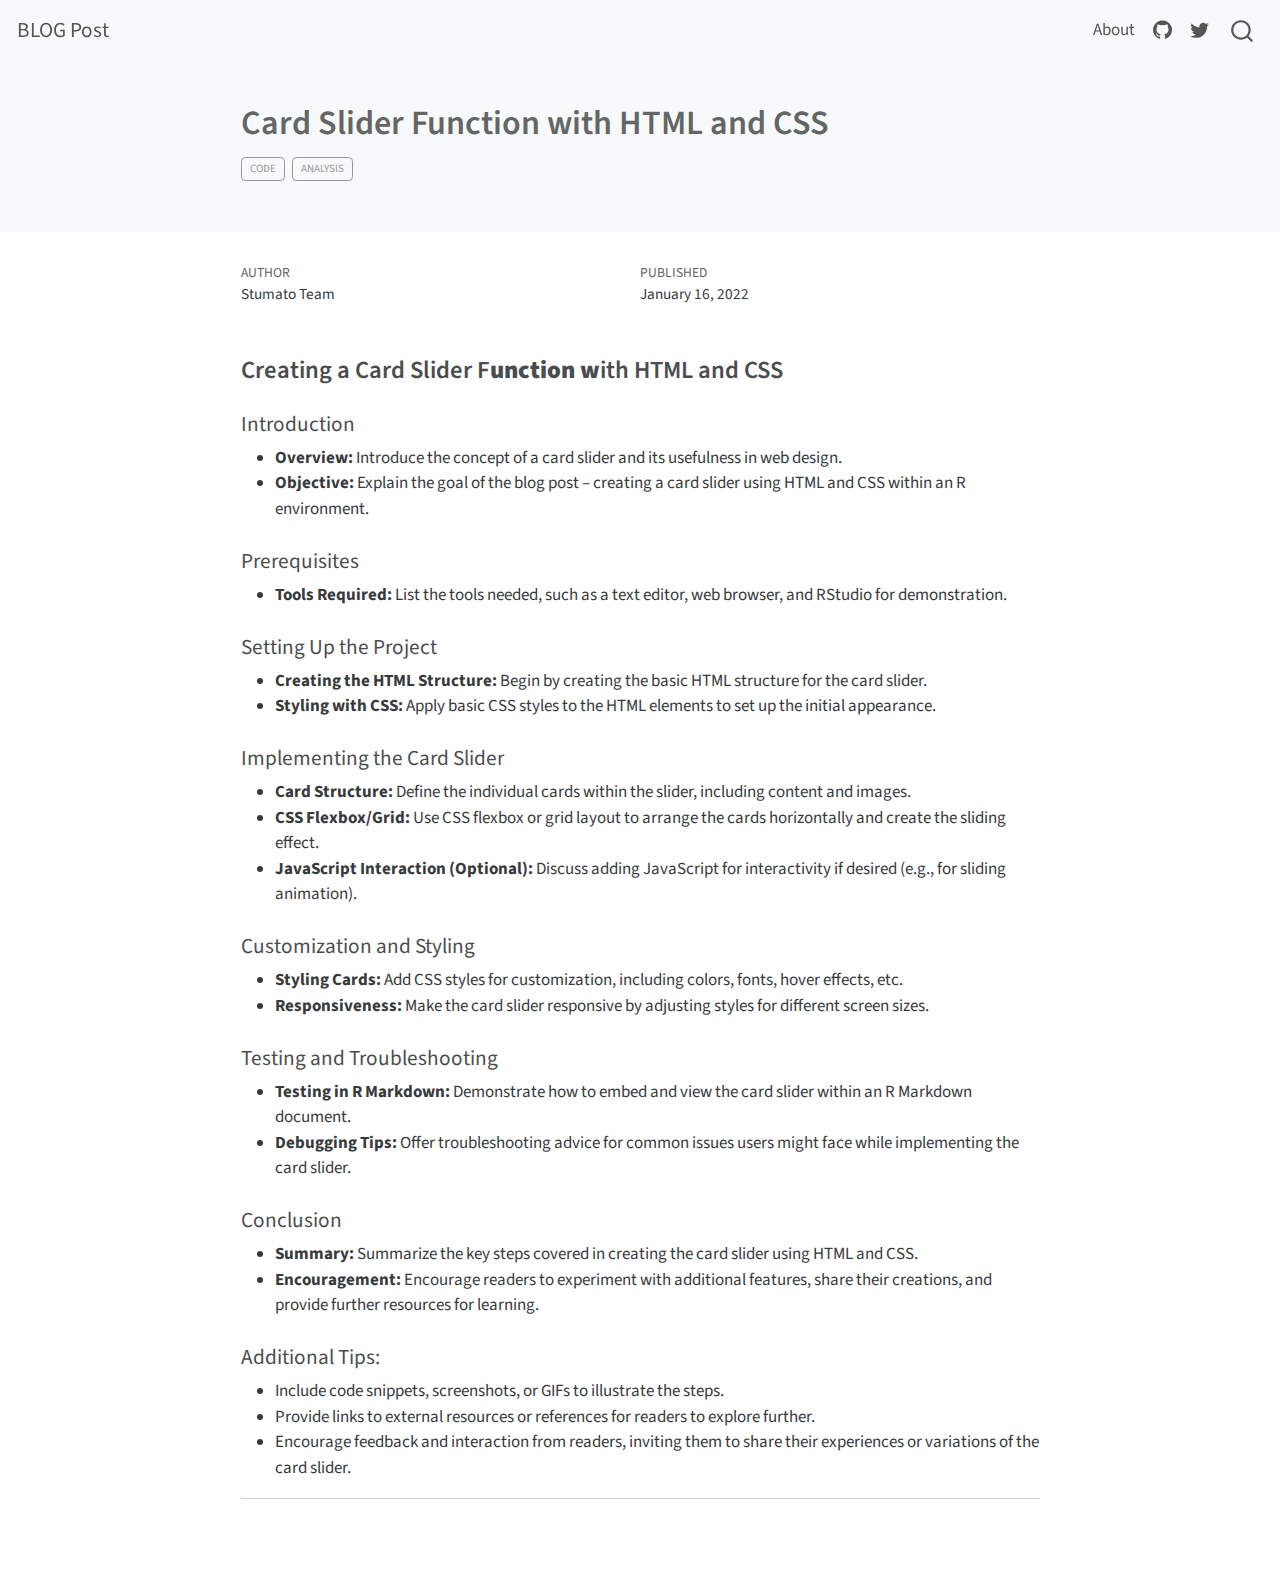
<file: docs/posts/Scroll/index.html>
<!DOCTYPE html>
<html xmlns="http://www.w3.org/1999/xhtml" lang="en" xml:lang="en"><head>

<meta charset="utf-8">
<meta name="generator" content="quarto-1.3.450">

<meta name="viewport" content="width=device-width, initial-scale=1.0, user-scalable=yes">

<meta name="author" content="Stumato Team">
<meta name="dcterms.date" content="2022-01-16">

<title>BLOG Post - Card Slider Function with HTML and CSS</title>
<style>
code{white-space: pre-wrap;}
span.smallcaps{font-variant: small-caps;}
div.columns{display: flex; gap: min(4vw, 1.5em);}
div.column{flex: auto; overflow-x: auto;}
div.hanging-indent{margin-left: 1.5em; text-indent: -1.5em;}
ul.task-list{list-style: none;}
ul.task-list li input[type="checkbox"] {
  width: 0.8em;
  margin: 0 0.8em 0.2em -1em; /* quarto-specific, see https://github.com/quarto-dev/quarto-cli/issues/4556 */ 
  vertical-align: middle;
}
</style>


<script src="../../site_libs/quarto-nav/quarto-nav.js"></script>
<script src="../../site_libs/quarto-nav/headroom.min.js"></script>
<script src="../../site_libs/clipboard/clipboard.min.js"></script>
<script src="../../site_libs/quarto-search/autocomplete.umd.js"></script>
<script src="../../site_libs/quarto-search/fuse.min.js"></script>
<script src="../../site_libs/quarto-search/quarto-search.js"></script>
<meta name="quarto:offset" content="../../">
<script src="../../site_libs/quarto-html/quarto.js"></script>
<script src="../../site_libs/quarto-html/popper.min.js"></script>
<script src="../../site_libs/quarto-html/tippy.umd.min.js"></script>
<script src="../../site_libs/quarto-html/anchor.min.js"></script>
<link href="../../site_libs/quarto-html/tippy.css" rel="stylesheet">
<link href="../../site_libs/quarto-html/quarto-syntax-highlighting.css" rel="stylesheet" id="quarto-text-highlighting-styles">
<script src="../../site_libs/bootstrap/bootstrap.min.js"></script>
<link href="../../site_libs/bootstrap/bootstrap-icons.css" rel="stylesheet">
<link href="../../site_libs/bootstrap/bootstrap.min.css" rel="stylesheet" id="quarto-bootstrap" data-mode="light">
<script id="quarto-search-options" type="application/json">{
  "location": "navbar",
  "copy-button": false,
  "collapse-after": 3,
  "panel-placement": "end",
  "type": "overlay",
  "limit": 20,
  "language": {
    "search-no-results-text": "No results",
    "search-matching-documents-text": "matching documents",
    "search-copy-link-title": "Copy link to search",
    "search-hide-matches-text": "Hide additional matches",
    "search-more-match-text": "more match in this document",
    "search-more-matches-text": "more matches in this document",
    "search-clear-button-title": "Clear",
    "search-detached-cancel-button-title": "Cancel",
    "search-submit-button-title": "Submit",
    "search-label": "Search"
  }
}</script>


<link rel="stylesheet" href="../../styles.css">
</head>

<body class="nav-fixed fullcontent">

<div id="quarto-search-results"></div>
  <header id="quarto-header" class="headroom fixed-top">
    <nav class="navbar navbar-expand-lg navbar-dark ">
      <div class="navbar-container container-fluid">
      <div class="navbar-brand-container">
    <a class="navbar-brand" href="../../index.html">
    <span class="navbar-title">BLOG Post</span>
    </a>
  </div>
            <div id="quarto-search" class="" title="Search"></div>
          <button class="navbar-toggler" type="button" data-bs-toggle="collapse" data-bs-target="#navbarCollapse" aria-controls="navbarCollapse" aria-expanded="false" aria-label="Toggle navigation" onclick="if (window.quartoToggleHeadroom) { window.quartoToggleHeadroom(); }">
  <span class="navbar-toggler-icon"></span>
</button>
          <div class="collapse navbar-collapse" id="navbarCollapse">
            <ul class="navbar-nav navbar-nav-scroll ms-auto">
  <li class="nav-item">
    <a class="nav-link" href="../../about.html" rel="" target="">
 <span class="menu-text">About</span></a>
  </li>  
  <li class="nav-item compact">
    <a class="nav-link" href="https://github.com/" rel="" target=""><i class="bi bi-github" role="img">
</i> 
 <span class="menu-text"></span></a>
  </li>  
  <li class="nav-item compact">
    <a class="nav-link" href="https://twitter.com" rel="" target=""><i class="bi bi-twitter" role="img">
</i> 
 <span class="menu-text"></span></a>
  </li>  
</ul>
            <div class="quarto-navbar-tools">
</div>
          </div> <!-- /navcollapse -->
      </div> <!-- /container-fluid -->
    </nav>
</header>
<!-- content -->
<header id="title-block-header" class="quarto-title-block default page-columns page-full">
  <div class="quarto-title-banner page-columns page-full">
    <div class="quarto-title column-body">
      <h1 class="title">Card Slider Function with HTML and CSS</h1>
                                <div class="quarto-categories">
                <div class="quarto-category">code</div>
                <div class="quarto-category">analysis</div>
              </div>
                  </div>
  </div>
    
  
  <div class="quarto-title-meta">

      <div>
      <div class="quarto-title-meta-heading">Author</div>
      <div class="quarto-title-meta-contents">
               <p>Stumato Team </p>
            </div>
    </div>
      
      <div>
      <div class="quarto-title-meta-heading">Published</div>
      <div class="quarto-title-meta-contents">
        <p class="date">January 16, 2022</p>
      </div>
    </div>
    
      
    </div>
    
  
  </header><div id="quarto-content" class="quarto-container page-columns page-rows-contents page-layout-article page-navbar">
<!-- sidebar -->
<!-- margin-sidebar -->
    
<!-- main -->
<main class="content quarto-banner-title-block" id="quarto-document-content">




<section id="creating-a-card-slider-function-with-html-and-css" class="level3">
<h3 class="anchored" data-anchor-id="creating-a-card-slider-function-with-html-and-css">Creating a Card Slider F<strong>unction w</strong>ith HTML and CSS</h3>
<section id="introduction" class="level4">
<h4 class="anchored" data-anchor-id="introduction">Introduction</h4>
<ul>
<li><strong>Overview:</strong> Introduce the concept of a card slider and its usefulness in web design.</li>
<li><strong>Objective:</strong> Explain the goal of the blog post – creating a card slider using HTML and CSS within an R environment.</li>
</ul>
</section>
<section id="prerequisites" class="level4">
<h4 class="anchored" data-anchor-id="prerequisites">Prerequisites</h4>
<ul>
<li><strong>Tools Required:</strong> List the tools needed, such as a text editor, web browser, and RStudio for demonstration.</li>
</ul>
</section>
<section id="setting-up-the-project" class="level4">
<h4 class="anchored" data-anchor-id="setting-up-the-project">Setting Up the Project</h4>
<ul>
<li><strong>Creating the HTML Structure:</strong> Begin by creating the basic HTML structure for the card slider.</li>
<li><strong>Styling with CSS:</strong> Apply basic CSS styles to the HTML elements to set up the initial appearance.</li>
</ul>
</section>
<section id="implementing-the-card-slider" class="level4">
<h4 class="anchored" data-anchor-id="implementing-the-card-slider">Implementing the Card Slider</h4>
<ul>
<li><strong>Card Structure:</strong> Define the individual cards within the slider, including content and images.</li>
<li><strong>CSS Flexbox/Grid:</strong> Use CSS flexbox or grid layout to arrange the cards horizontally and create the sliding effect.</li>
<li><strong>JavaScript Interaction (Optional):</strong> Discuss adding JavaScript for interactivity if desired (e.g., for sliding animation).</li>
</ul>
</section>
<section id="customization-and-styling" class="level4">
<h4 class="anchored" data-anchor-id="customization-and-styling">Customization and Styling</h4>
<ul>
<li><strong>Styling Cards:</strong> Add CSS styles for customization, including colors, fonts, hover effects, etc.</li>
<li><strong>Responsiveness:</strong> Make the card slider responsive by adjusting styles for different screen sizes.</li>
</ul>
</section>
<section id="testing-and-troubleshooting" class="level4">
<h4 class="anchored" data-anchor-id="testing-and-troubleshooting">Testing and Troubleshooting</h4>
<ul>
<li><strong>Testing in R Markdown:</strong> Demonstrate how to embed and view the card slider within an R Markdown document.</li>
<li><strong>Debugging Tips:</strong> Offer troubleshooting advice for common issues users might face while implementing the card slider.</li>
</ul>
</section>
<section id="conclusion" class="level4">
<h4 class="anchored" data-anchor-id="conclusion">Conclusion</h4>
<ul>
<li><strong>Summary:</strong> Summarize the key steps covered in creating the card slider using HTML and CSS.</li>
<li><strong>Encouragement:</strong> Encourage readers to experiment with additional features, share their creations, and provide further resources for learning.</li>
</ul>
</section>
<section id="additional-tips" class="level4">
<h4 class="anchored" data-anchor-id="additional-tips">Additional Tips:</h4>
<ul>
<li>Include code snippets, screenshots, or GIFs to illustrate the steps.</li>
<li>Provide links to external resources or references for readers to explore further.</li>
<li>Encourage feedback and interaction from readers, inviting them to share their experiences or variations of the card slider.</li>
</ul>
<hr>


</section>
</section>

</main> <!-- /main -->
<script id="quarto-html-after-body" type="application/javascript">
window.document.addEventListener("DOMContentLoaded", function (event) {
  const toggleBodyColorMode = (bsSheetEl) => {
    const mode = bsSheetEl.getAttribute("data-mode");
    const bodyEl = window.document.querySelector("body");
    if (mode === "dark") {
      bodyEl.classList.add("quarto-dark");
      bodyEl.classList.remove("quarto-light");
    } else {
      bodyEl.classList.add("quarto-light");
      bodyEl.classList.remove("quarto-dark");
    }
  }
  const toggleBodyColorPrimary = () => {
    const bsSheetEl = window.document.querySelector("link#quarto-bootstrap");
    if (bsSheetEl) {
      toggleBodyColorMode(bsSheetEl);
    }
  }
  toggleBodyColorPrimary();  
  const icon = "";
  const anchorJS = new window.AnchorJS();
  anchorJS.options = {
    placement: 'right',
    icon: icon
  };
  anchorJS.add('.anchored');
  const isCodeAnnotation = (el) => {
    for (const clz of el.classList) {
      if (clz.startsWith('code-annotation-')) {                     
        return true;
      }
    }
    return false;
  }
  const clipboard = new window.ClipboardJS('.code-copy-button', {
    text: function(trigger) {
      const codeEl = trigger.previousElementSibling.cloneNode(true);
      for (const childEl of codeEl.children) {
        if (isCodeAnnotation(childEl)) {
          childEl.remove();
        }
      }
      return codeEl.innerText;
    }
  });
  clipboard.on('success', function(e) {
    // button target
    const button = e.trigger;
    // don't keep focus
    button.blur();
    // flash "checked"
    button.classList.add('code-copy-button-checked');
    var currentTitle = button.getAttribute("title");
    button.setAttribute("title", "Copied!");
    let tooltip;
    if (window.bootstrap) {
      button.setAttribute("data-bs-toggle", "tooltip");
      button.setAttribute("data-bs-placement", "left");
      button.setAttribute("data-bs-title", "Copied!");
      tooltip = new bootstrap.Tooltip(button, 
        { trigger: "manual", 
          customClass: "code-copy-button-tooltip",
          offset: [0, -8]});
      tooltip.show();    
    }
    setTimeout(function() {
      if (tooltip) {
        tooltip.hide();
        button.removeAttribute("data-bs-title");
        button.removeAttribute("data-bs-toggle");
        button.removeAttribute("data-bs-placement");
      }
      button.setAttribute("title", currentTitle);
      button.classList.remove('code-copy-button-checked');
    }, 1000);
    // clear code selection
    e.clearSelection();
  });
  function tippyHover(el, contentFn) {
    const config = {
      allowHTML: true,
      content: contentFn,
      maxWidth: 500,
      delay: 100,
      arrow: false,
      appendTo: function(el) {
          return el.parentElement;
      },
      interactive: true,
      interactiveBorder: 10,
      theme: 'quarto',
      placement: 'bottom-start'
    };
    window.tippy(el, config); 
  }
  const noterefs = window.document.querySelectorAll('a[role="doc-noteref"]');
  for (var i=0; i<noterefs.length; i++) {
    const ref = noterefs[i];
    tippyHover(ref, function() {
      // use id or data attribute instead here
      let href = ref.getAttribute('data-footnote-href') || ref.getAttribute('href');
      try { href = new URL(href).hash; } catch {}
      const id = href.replace(/^#\/?/, "");
      const note = window.document.getElementById(id);
      return note.innerHTML;
    });
  }
      let selectedAnnoteEl;
      const selectorForAnnotation = ( cell, annotation) => {
        let cellAttr = 'data-code-cell="' + cell + '"';
        let lineAttr = 'data-code-annotation="' +  annotation + '"';
        const selector = 'span[' + cellAttr + '][' + lineAttr + ']';
        return selector;
      }
      const selectCodeLines = (annoteEl) => {
        const doc = window.document;
        const targetCell = annoteEl.getAttribute("data-target-cell");
        const targetAnnotation = annoteEl.getAttribute("data-target-annotation");
        const annoteSpan = window.document.querySelector(selectorForAnnotation(targetCell, targetAnnotation));
        const lines = annoteSpan.getAttribute("data-code-lines").split(",");
        const lineIds = lines.map((line) => {
          return targetCell + "-" + line;
        })
        let top = null;
        let height = null;
        let parent = null;
        if (lineIds.length > 0) {
            //compute the position of the single el (top and bottom and make a div)
            const el = window.document.getElementById(lineIds[0]);
            top = el.offsetTop;
            height = el.offsetHeight;
            parent = el.parentElement.parentElement;
          if (lineIds.length > 1) {
            const lastEl = window.document.getElementById(lineIds[lineIds.length - 1]);
            const bottom = lastEl.offsetTop + lastEl.offsetHeight;
            height = bottom - top;
          }
          if (top !== null && height !== null && parent !== null) {
            // cook up a div (if necessary) and position it 
            let div = window.document.getElementById("code-annotation-line-highlight");
            if (div === null) {
              div = window.document.createElement("div");
              div.setAttribute("id", "code-annotation-line-highlight");
              div.style.position = 'absolute';
              parent.appendChild(div);
            }
            div.style.top = top - 2 + "px";
            div.style.height = height + 4 + "px";
            let gutterDiv = window.document.getElementById("code-annotation-line-highlight-gutter");
            if (gutterDiv === null) {
              gutterDiv = window.document.createElement("div");
              gutterDiv.setAttribute("id", "code-annotation-line-highlight-gutter");
              gutterDiv.style.position = 'absolute';
              const codeCell = window.document.getElementById(targetCell);
              const gutter = codeCell.querySelector('.code-annotation-gutter');
              gutter.appendChild(gutterDiv);
            }
            gutterDiv.style.top = top - 2 + "px";
            gutterDiv.style.height = height + 4 + "px";
          }
          selectedAnnoteEl = annoteEl;
        }
      };
      const unselectCodeLines = () => {
        const elementsIds = ["code-annotation-line-highlight", "code-annotation-line-highlight-gutter"];
        elementsIds.forEach((elId) => {
          const div = window.document.getElementById(elId);
          if (div) {
            div.remove();
          }
        });
        selectedAnnoteEl = undefined;
      };
      // Attach click handler to the DT
      const annoteDls = window.document.querySelectorAll('dt[data-target-cell]');
      for (const annoteDlNode of annoteDls) {
        annoteDlNode.addEventListener('click', (event) => {
          const clickedEl = event.target;
          if (clickedEl !== selectedAnnoteEl) {
            unselectCodeLines();
            const activeEl = window.document.querySelector('dt[data-target-cell].code-annotation-active');
            if (activeEl) {
              activeEl.classList.remove('code-annotation-active');
            }
            selectCodeLines(clickedEl);
            clickedEl.classList.add('code-annotation-active');
          } else {
            // Unselect the line
            unselectCodeLines();
            clickedEl.classList.remove('code-annotation-active');
          }
        });
      }
  const findCites = (el) => {
    const parentEl = el.parentElement;
    if (parentEl) {
      const cites = parentEl.dataset.cites;
      if (cites) {
        return {
          el,
          cites: cites.split(' ')
        };
      } else {
        return findCites(el.parentElement)
      }
    } else {
      return undefined;
    }
  };
  var bibliorefs = window.document.querySelectorAll('a[role="doc-biblioref"]');
  for (var i=0; i<bibliorefs.length; i++) {
    const ref = bibliorefs[i];
    const citeInfo = findCites(ref);
    if (citeInfo) {
      tippyHover(citeInfo.el, function() {
        var popup = window.document.createElement('div');
        citeInfo.cites.forEach(function(cite) {
          var citeDiv = window.document.createElement('div');
          citeDiv.classList.add('hanging-indent');
          citeDiv.classList.add('csl-entry');
          var biblioDiv = window.document.getElementById('ref-' + cite);
          if (biblioDiv) {
            citeDiv.innerHTML = biblioDiv.innerHTML;
          }
          popup.appendChild(citeDiv);
        });
        return popup.innerHTML;
      });
    }
  }
});
</script>
</div> <!-- /content -->



</body></html>
</file>
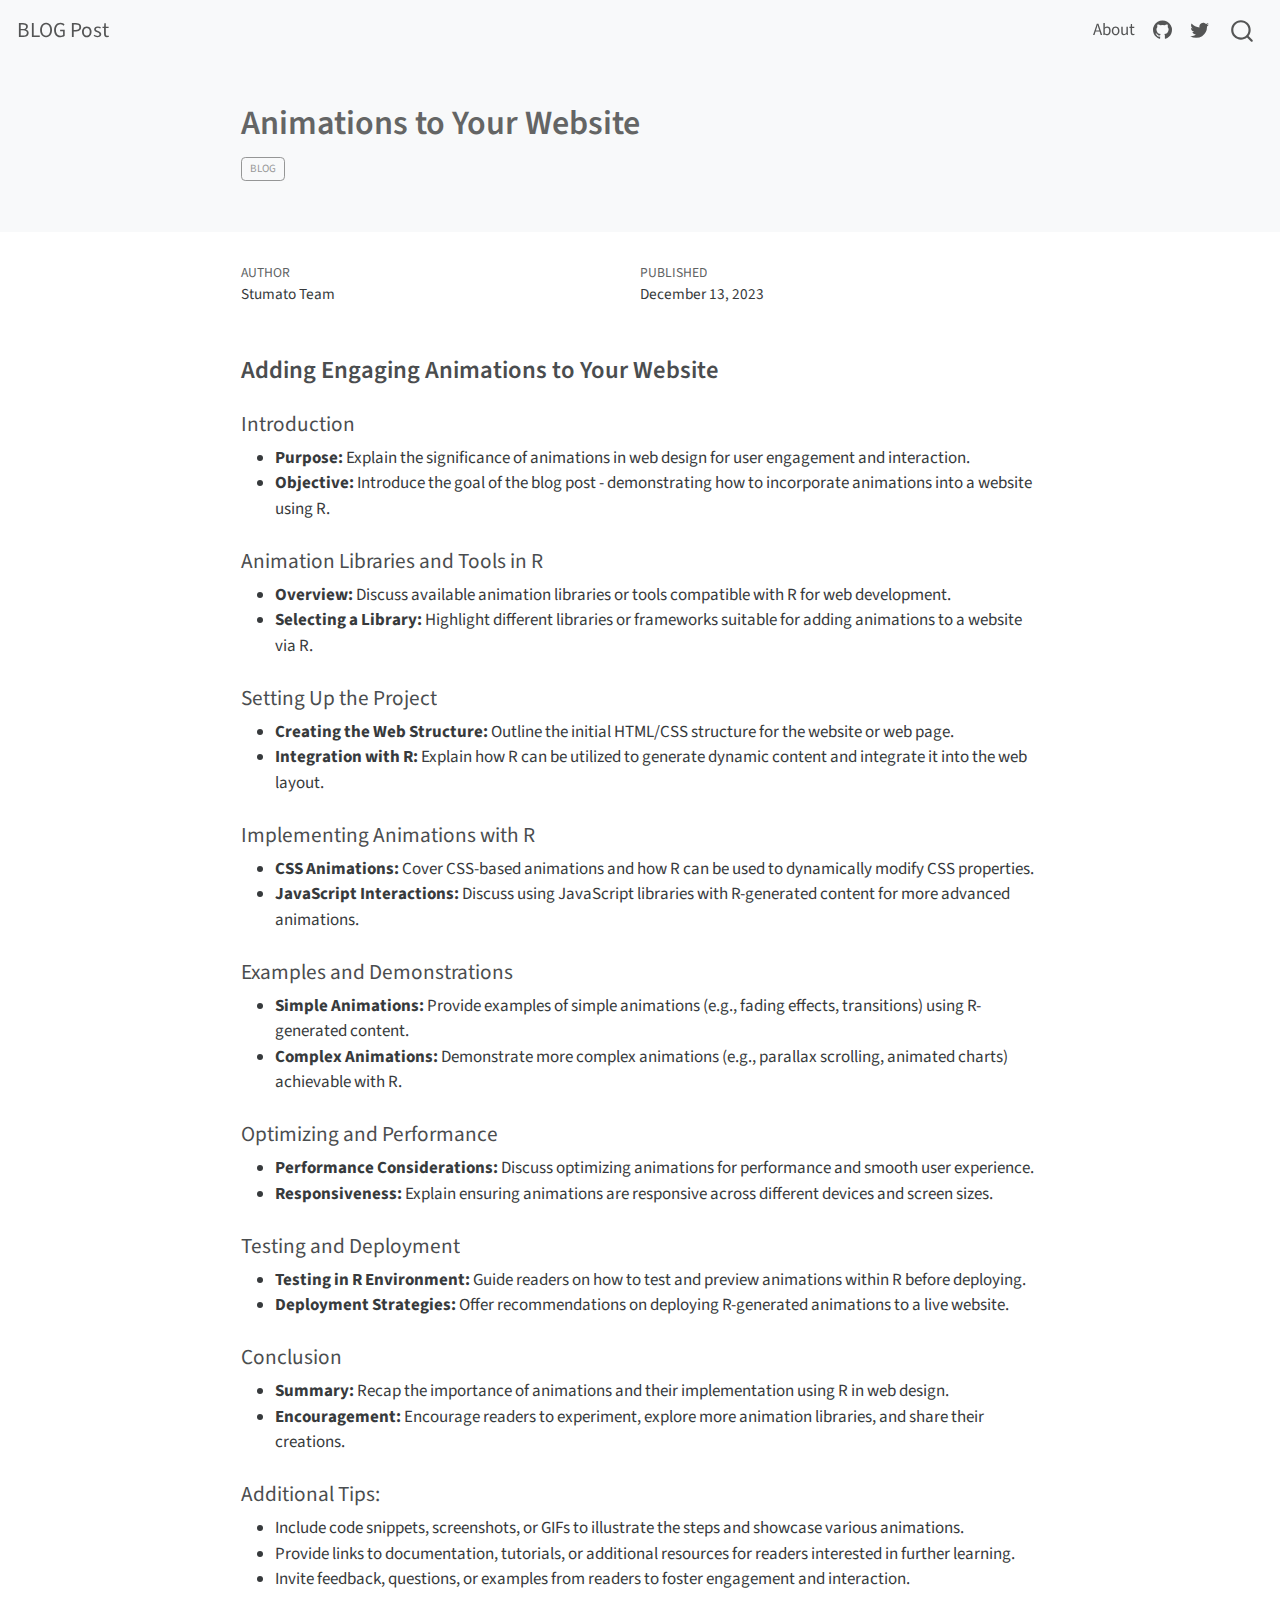
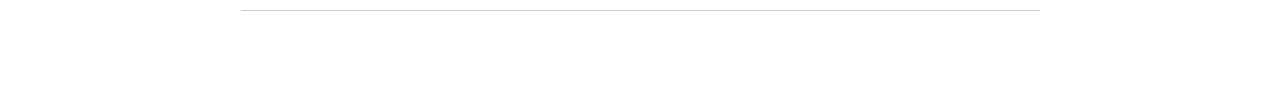
<file: docs/posts/welcome/index.html>
<!DOCTYPE html>
<html xmlns="http://www.w3.org/1999/xhtml" lang="en" xml:lang="en"><head>

<meta charset="utf-8">
<meta name="generator" content="quarto-1.3.450">

<meta name="viewport" content="width=device-width, initial-scale=1.0, user-scalable=yes">

<meta name="author" content="Stumato Team">
<meta name="dcterms.date" content="2023-12-13">

<title>BLOG Post - Animations to Your Website</title>
<style>
code{white-space: pre-wrap;}
span.smallcaps{font-variant: small-caps;}
div.columns{display: flex; gap: min(4vw, 1.5em);}
div.column{flex: auto; overflow-x: auto;}
div.hanging-indent{margin-left: 1.5em; text-indent: -1.5em;}
ul.task-list{list-style: none;}
ul.task-list li input[type="checkbox"] {
  width: 0.8em;
  margin: 0 0.8em 0.2em -1em; /* quarto-specific, see https://github.com/quarto-dev/quarto-cli/issues/4556 */ 
  vertical-align: middle;
}
</style>


<script src="../../site_libs/quarto-nav/quarto-nav.js"></script>
<script src="../../site_libs/quarto-nav/headroom.min.js"></script>
<script src="../../site_libs/clipboard/clipboard.min.js"></script>
<script src="../../site_libs/quarto-search/autocomplete.umd.js"></script>
<script src="../../site_libs/quarto-search/fuse.min.js"></script>
<script src="../../site_libs/quarto-search/quarto-search.js"></script>
<meta name="quarto:offset" content="../../">
<script src="../../site_libs/quarto-html/quarto.js"></script>
<script src="../../site_libs/quarto-html/popper.min.js"></script>
<script src="../../site_libs/quarto-html/tippy.umd.min.js"></script>
<script src="../../site_libs/quarto-html/anchor.min.js"></script>
<link href="../../site_libs/quarto-html/tippy.css" rel="stylesheet">
<link href="../../site_libs/quarto-html/quarto-syntax-highlighting.css" rel="stylesheet" id="quarto-text-highlighting-styles">
<script src="../../site_libs/bootstrap/bootstrap.min.js"></script>
<link href="../../site_libs/bootstrap/bootstrap-icons.css" rel="stylesheet">
<link href="../../site_libs/bootstrap/bootstrap.min.css" rel="stylesheet" id="quarto-bootstrap" data-mode="light">
<script id="quarto-search-options" type="application/json">{
  "location": "navbar",
  "copy-button": false,
  "collapse-after": 3,
  "panel-placement": "end",
  "type": "overlay",
  "limit": 20,
  "language": {
    "search-no-results-text": "No results",
    "search-matching-documents-text": "matching documents",
    "search-copy-link-title": "Copy link to search",
    "search-hide-matches-text": "Hide additional matches",
    "search-more-match-text": "more match in this document",
    "search-more-matches-text": "more matches in this document",
    "search-clear-button-title": "Clear",
    "search-detached-cancel-button-title": "Cancel",
    "search-submit-button-title": "Submit",
    "search-label": "Search"
  }
}</script>


<link rel="stylesheet" href="../../styles.css">
</head>

<body class="nav-fixed fullcontent">

<div id="quarto-search-results"></div>
  <header id="quarto-header" class="headroom fixed-top">
    <nav class="navbar navbar-expand-lg navbar-dark ">
      <div class="navbar-container container-fluid">
      <div class="navbar-brand-container">
    <a class="navbar-brand" href="../../index.html">
    <span class="navbar-title">BLOG Post</span>
    </a>
  </div>
            <div id="quarto-search" class="" title="Search"></div>
          <button class="navbar-toggler" type="button" data-bs-toggle="collapse" data-bs-target="#navbarCollapse" aria-controls="navbarCollapse" aria-expanded="false" aria-label="Toggle navigation" onclick="if (window.quartoToggleHeadroom) { window.quartoToggleHeadroom(); }">
  <span class="navbar-toggler-icon"></span>
</button>
          <div class="collapse navbar-collapse" id="navbarCollapse">
            <ul class="navbar-nav navbar-nav-scroll ms-auto">
  <li class="nav-item">
    <a class="nav-link" href="../../about.html" rel="" target="">
 <span class="menu-text">About</span></a>
  </li>  
  <li class="nav-item compact">
    <a class="nav-link" href="https://github.com/" rel="" target=""><i class="bi bi-github" role="img">
</i> 
 <span class="menu-text"></span></a>
  </li>  
  <li class="nav-item compact">
    <a class="nav-link" href="https://twitter.com" rel="" target=""><i class="bi bi-twitter" role="img">
</i> 
 <span class="menu-text"></span></a>
  </li>  
</ul>
            <div class="quarto-navbar-tools">
</div>
          </div> <!-- /navcollapse -->
      </div> <!-- /container-fluid -->
    </nav>
</header>
<!-- content -->
<header id="title-block-header" class="quarto-title-block default page-columns page-full">
  <div class="quarto-title-banner page-columns page-full">
    <div class="quarto-title column-body">
      <h1 class="title">Animations to Your Website</h1>
                                <div class="quarto-categories">
                <div class="quarto-category">Blog</div>
              </div>
                  </div>
  </div>
    
  
  <div class="quarto-title-meta">

      <div>
      <div class="quarto-title-meta-heading">Author</div>
      <div class="quarto-title-meta-contents">
               <p>Stumato Team </p>
            </div>
    </div>
      
      <div>
      <div class="quarto-title-meta-heading">Published</div>
      <div class="quarto-title-meta-contents">
        <p class="date">December 13, 2023</p>
      </div>
    </div>
    
      
    </div>
    
  
  </header><div id="quarto-content" class="quarto-container page-columns page-rows-contents page-layout-article page-navbar">
<!-- sidebar -->
<!-- margin-sidebar -->
    
<!-- main -->
<main class="content quarto-banner-title-block" id="quarto-document-content">




<section id="adding-engaging-animations-to-your-website" class="level3">
<h3 class="anchored" data-anchor-id="adding-engaging-animations-to-your-website">Adding Engaging Animations to Your Website</h3>
<section id="introduction" class="level4">
<h4 class="anchored" data-anchor-id="introduction">Introduction</h4>
<ul>
<li><strong>Purpose:</strong> Explain the significance of animations in web design for user engagement and interaction.</li>
<li><strong>Objective:</strong> Introduce the goal of the blog post - demonstrating how to incorporate animations into a website using R.</li>
</ul>
</section>
<section id="animation-libraries-and-tools-in-r" class="level4">
<h4 class="anchored" data-anchor-id="animation-libraries-and-tools-in-r">Animation Libraries and Tools in R</h4>
<ul>
<li><strong>Overview:</strong> Discuss available animation libraries or tools compatible with R for web development.</li>
<li><strong>Selecting a Library:</strong> Highlight different libraries or frameworks suitable for adding animations to a website via R.</li>
</ul>
</section>
<section id="setting-up-the-project" class="level4">
<h4 class="anchored" data-anchor-id="setting-up-the-project">Setting Up the Project</h4>
<ul>
<li><strong>Creating the Web Structure:</strong> Outline the initial HTML/CSS structure for the website or web page.</li>
<li><strong>Integration with R:</strong> Explain how R can be utilized to generate dynamic content and integrate it into the web layout.</li>
</ul>
</section>
<section id="implementing-animations-with-r" class="level4">
<h4 class="anchored" data-anchor-id="implementing-animations-with-r">Implementing Animations with R</h4>
<ul>
<li><strong>CSS Animations:</strong> Cover CSS-based animations and how R can be used to dynamically modify CSS properties.</li>
<li><strong>JavaScript Interactions:</strong> Discuss using JavaScript libraries with R-generated content for more advanced animations.</li>
</ul>
</section>
<section id="examples-and-demonstrations" class="level4">
<h4 class="anchored" data-anchor-id="examples-and-demonstrations">Examples and Demonstrations</h4>
<ul>
<li><strong>Simple Animations:</strong> Provide examples of simple animations (e.g., fading effects, transitions) using R-generated content.</li>
<li><strong>Complex Animations:</strong> Demonstrate more complex animations (e.g., parallax scrolling, animated charts) achievable with R.</li>
</ul>
</section>
<section id="optimizing-and-performance" class="level4">
<h4 class="anchored" data-anchor-id="optimizing-and-performance">Optimizing and Performance</h4>
<ul>
<li><strong>Performance Considerations:</strong> Discuss optimizing animations for performance and smooth user experience.</li>
<li><strong>Responsiveness:</strong> Explain ensuring animations are responsive across different devices and screen sizes.</li>
</ul>
</section>
<section id="testing-and-deployment" class="level4">
<h4 class="anchored" data-anchor-id="testing-and-deployment">Testing and Deployment</h4>
<ul>
<li><strong>Testing in R Environment:</strong> Guide readers on how to test and preview animations within R before deploying.</li>
<li><strong>Deployment Strategies:</strong> Offer recommendations on deploying R-generated animations to a live website.</li>
</ul>
</section>
<section id="conclusion" class="level4">
<h4 class="anchored" data-anchor-id="conclusion">Conclusion</h4>
<ul>
<li><strong>Summary:</strong> Recap the importance of animations and their implementation using R in web design.</li>
<li><strong>Encouragement:</strong> Encourage readers to experiment, explore more animation libraries, and share their creations.</li>
</ul>
</section>
<section id="additional-tips" class="level4">
<h4 class="anchored" data-anchor-id="additional-tips">Additional Tips:</h4>
<ul>
<li>Include code snippets, screenshots, or GIFs to illustrate the steps and showcase various animations.</li>
<li>Provide links to documentation, tutorials, or additional resources for readers interested in further learning.</li>
<li>Invite feedback, questions, or examples from readers to foster engagement and interaction.</li>
</ul>
<hr>


</section>
</section>

</main> <!-- /main -->
<script id="quarto-html-after-body" type="application/javascript">
window.document.addEventListener("DOMContentLoaded", function (event) {
  const toggleBodyColorMode = (bsSheetEl) => {
    const mode = bsSheetEl.getAttribute("data-mode");
    const bodyEl = window.document.querySelector("body");
    if (mode === "dark") {
      bodyEl.classList.add("quarto-dark");
      bodyEl.classList.remove("quarto-light");
    } else {
      bodyEl.classList.add("quarto-light");
      bodyEl.classList.remove("quarto-dark");
    }
  }
  const toggleBodyColorPrimary = () => {
    const bsSheetEl = window.document.querySelector("link#quarto-bootstrap");
    if (bsSheetEl) {
      toggleBodyColorMode(bsSheetEl);
    }
  }
  toggleBodyColorPrimary();  
  const icon = "";
  const anchorJS = new window.AnchorJS();
  anchorJS.options = {
    placement: 'right',
    icon: icon
  };
  anchorJS.add('.anchored');
  const isCodeAnnotation = (el) => {
    for (const clz of el.classList) {
      if (clz.startsWith('code-annotation-')) {                     
        return true;
      }
    }
    return false;
  }
  const clipboard = new window.ClipboardJS('.code-copy-button', {
    text: function(trigger) {
      const codeEl = trigger.previousElementSibling.cloneNode(true);
      for (const childEl of codeEl.children) {
        if (isCodeAnnotation(childEl)) {
          childEl.remove();
        }
      }
      return codeEl.innerText;
    }
  });
  clipboard.on('success', function(e) {
    // button target
    const button = e.trigger;
    // don't keep focus
    button.blur();
    // flash "checked"
    button.classList.add('code-copy-button-checked');
    var currentTitle = button.getAttribute("title");
    button.setAttribute("title", "Copied!");
    let tooltip;
    if (window.bootstrap) {
      button.setAttribute("data-bs-toggle", "tooltip");
      button.setAttribute("data-bs-placement", "left");
      button.setAttribute("data-bs-title", "Copied!");
      tooltip = new bootstrap.Tooltip(button, 
        { trigger: "manual", 
          customClass: "code-copy-button-tooltip",
          offset: [0, -8]});
      tooltip.show();    
    }
    setTimeout(function() {
      if (tooltip) {
        tooltip.hide();
        button.removeAttribute("data-bs-title");
        button.removeAttribute("data-bs-toggle");
        button.removeAttribute("data-bs-placement");
      }
      button.setAttribute("title", currentTitle);
      button.classList.remove('code-copy-button-checked');
    }, 1000);
    // clear code selection
    e.clearSelection();
  });
  function tippyHover(el, contentFn) {
    const config = {
      allowHTML: true,
      content: contentFn,
      maxWidth: 500,
      delay: 100,
      arrow: false,
      appendTo: function(el) {
          return el.parentElement;
      },
      interactive: true,
      interactiveBorder: 10,
      theme: 'quarto',
      placement: 'bottom-start'
    };
    window.tippy(el, config); 
  }
  const noterefs = window.document.querySelectorAll('a[role="doc-noteref"]');
  for (var i=0; i<noterefs.length; i++) {
    const ref = noterefs[i];
    tippyHover(ref, function() {
      // use id or data attribute instead here
      let href = ref.getAttribute('data-footnote-href') || ref.getAttribute('href');
      try { href = new URL(href).hash; } catch {}
      const id = href.replace(/^#\/?/, "");
      const note = window.document.getElementById(id);
      return note.innerHTML;
    });
  }
      let selectedAnnoteEl;
      const selectorForAnnotation = ( cell, annotation) => {
        let cellAttr = 'data-code-cell="' + cell + '"';
        let lineAttr = 'data-code-annotation="' +  annotation + '"';
        const selector = 'span[' + cellAttr + '][' + lineAttr + ']';
        return selector;
      }
      const selectCodeLines = (annoteEl) => {
        const doc = window.document;
        const targetCell = annoteEl.getAttribute("data-target-cell");
        const targetAnnotation = annoteEl.getAttribute("data-target-annotation");
        const annoteSpan = window.document.querySelector(selectorForAnnotation(targetCell, targetAnnotation));
        const lines = annoteSpan.getAttribute("data-code-lines").split(",");
        const lineIds = lines.map((line) => {
          return targetCell + "-" + line;
        })
        let top = null;
        let height = null;
        let parent = null;
        if (lineIds.length > 0) {
            //compute the position of the single el (top and bottom and make a div)
            const el = window.document.getElementById(lineIds[0]);
            top = el.offsetTop;
            height = el.offsetHeight;
            parent = el.parentElement.parentElement;
          if (lineIds.length > 1) {
            const lastEl = window.document.getElementById(lineIds[lineIds.length - 1]);
            const bottom = lastEl.offsetTop + lastEl.offsetHeight;
            height = bottom - top;
          }
          if (top !== null && height !== null && parent !== null) {
            // cook up a div (if necessary) and position it 
            let div = window.document.getElementById("code-annotation-line-highlight");
            if (div === null) {
              div = window.document.createElement("div");
              div.setAttribute("id", "code-annotation-line-highlight");
              div.style.position = 'absolute';
              parent.appendChild(div);
            }
            div.style.top = top - 2 + "px";
            div.style.height = height + 4 + "px";
            let gutterDiv = window.document.getElementById("code-annotation-line-highlight-gutter");
            if (gutterDiv === null) {
              gutterDiv = window.document.createElement("div");
              gutterDiv.setAttribute("id", "code-annotation-line-highlight-gutter");
              gutterDiv.style.position = 'absolute';
              const codeCell = window.document.getElementById(targetCell);
              const gutter = codeCell.querySelector('.code-annotation-gutter');
              gutter.appendChild(gutterDiv);
            }
            gutterDiv.style.top = top - 2 + "px";
            gutterDiv.style.height = height + 4 + "px";
          }
          selectedAnnoteEl = annoteEl;
        }
      };
      const unselectCodeLines = () => {
        const elementsIds = ["code-annotation-line-highlight", "code-annotation-line-highlight-gutter"];
        elementsIds.forEach((elId) => {
          const div = window.document.getElementById(elId);
          if (div) {
            div.remove();
          }
        });
        selectedAnnoteEl = undefined;
      };
      // Attach click handler to the DT
      const annoteDls = window.document.querySelectorAll('dt[data-target-cell]');
      for (const annoteDlNode of annoteDls) {
        annoteDlNode.addEventListener('click', (event) => {
          const clickedEl = event.target;
          if (clickedEl !== selectedAnnoteEl) {
            unselectCodeLines();
            const activeEl = window.document.querySelector('dt[data-target-cell].code-annotation-active');
            if (activeEl) {
              activeEl.classList.remove('code-annotation-active');
            }
            selectCodeLines(clickedEl);
            clickedEl.classList.add('code-annotation-active');
          } else {
            // Unselect the line
            unselectCodeLines();
            clickedEl.classList.remove('code-annotation-active');
          }
        });
      }
  const findCites = (el) => {
    const parentEl = el.parentElement;
    if (parentEl) {
      const cites = parentEl.dataset.cites;
      if (cites) {
        return {
          el,
          cites: cites.split(' ')
        };
      } else {
        return findCites(el.parentElement)
      }
    } else {
      return undefined;
    }
  };
  var bibliorefs = window.document.querySelectorAll('a[role="doc-biblioref"]');
  for (var i=0; i<bibliorefs.length; i++) {
    const ref = bibliorefs[i];
    const citeInfo = findCites(ref);
    if (citeInfo) {
      tippyHover(citeInfo.el, function() {
        var popup = window.document.createElement('div');
        citeInfo.cites.forEach(function(cite) {
          var citeDiv = window.document.createElement('div');
          citeDiv.classList.add('hanging-indent');
          citeDiv.classList.add('csl-entry');
          var biblioDiv = window.document.getElementById('ref-' + cite);
          if (biblioDiv) {
            citeDiv.innerHTML = biblioDiv.innerHTML;
          }
          popup.appendChild(citeDiv);
        });
        return popup.innerHTML;
      });
    }
  }
});
</script>
</div> <!-- /content -->



</body></html>
</file>
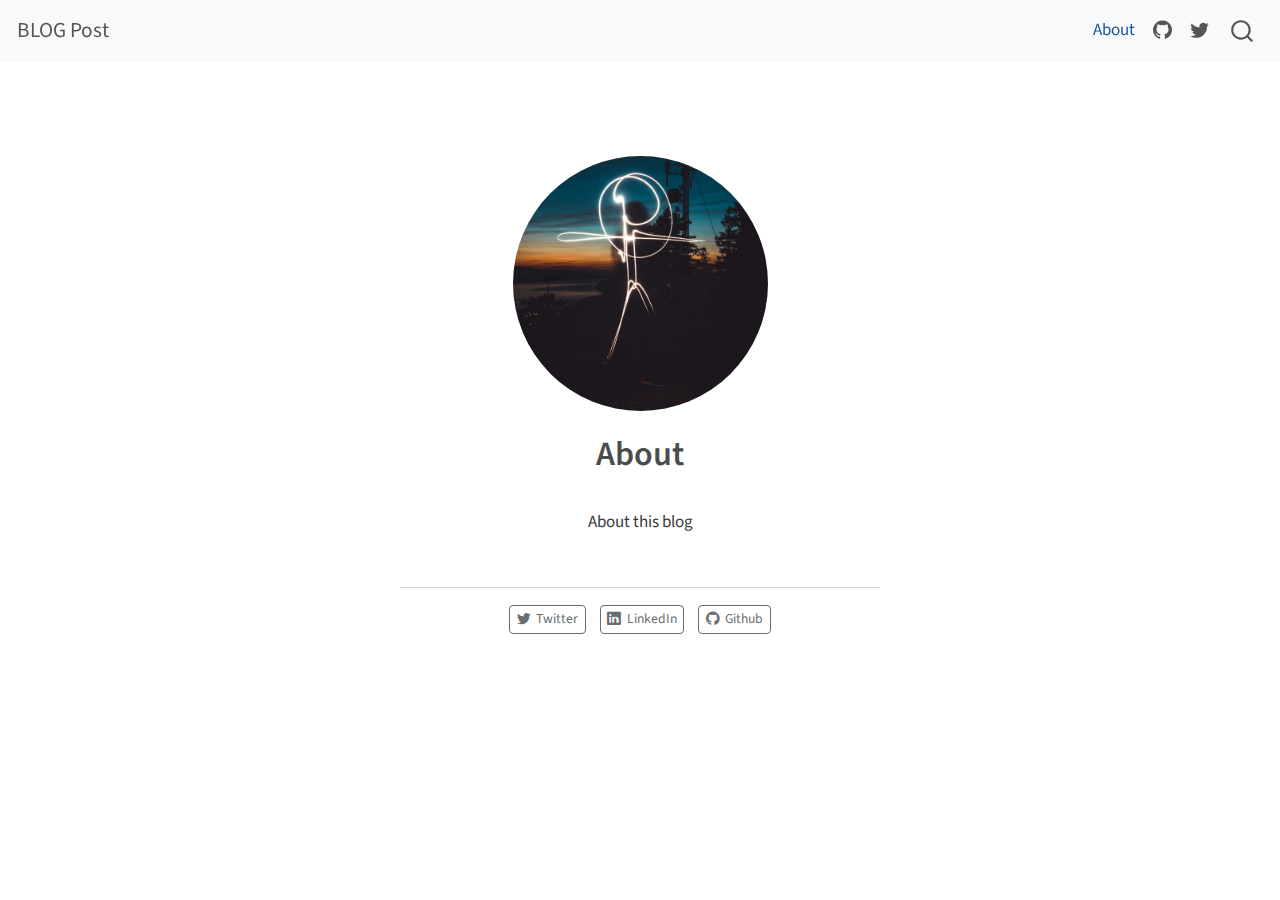
<file: docs/about.html>
<!DOCTYPE html>
<html xmlns="http://www.w3.org/1999/xhtml" lang="en" xml:lang="en"><head>

<meta charset="utf-8">
<meta name="generator" content="quarto-1.3.450">

<meta name="viewport" content="width=device-width, initial-scale=1.0, user-scalable=yes">


<title>BLOG Post - About</title>
<style>
code{white-space: pre-wrap;}
span.smallcaps{font-variant: small-caps;}
div.columns{display: flex; gap: min(4vw, 1.5em);}
div.column{flex: auto; overflow-x: auto;}
div.hanging-indent{margin-left: 1.5em; text-indent: -1.5em;}
ul.task-list{list-style: none;}
ul.task-list li input[type="checkbox"] {
  width: 0.8em;
  margin: 0 0.8em 0.2em -1em; /* quarto-specific, see https://github.com/quarto-dev/quarto-cli/issues/4556 */ 
  vertical-align: middle;
}
</style>


<script src="site_libs/quarto-nav/quarto-nav.js"></script>
<script src="site_libs/quarto-nav/headroom.min.js"></script>
<script src="site_libs/clipboard/clipboard.min.js"></script>
<script src="site_libs/quarto-search/autocomplete.umd.js"></script>
<script src="site_libs/quarto-search/fuse.min.js"></script>
<script src="site_libs/quarto-search/quarto-search.js"></script>
<meta name="quarto:offset" content="./">
<script src="site_libs/quarto-html/quarto.js"></script>
<script src="site_libs/quarto-html/popper.min.js"></script>
<script src="site_libs/quarto-html/tippy.umd.min.js"></script>
<link href="site_libs/quarto-html/tippy.css" rel="stylesheet">
<link href="site_libs/quarto-html/quarto-syntax-highlighting.css" rel="stylesheet" id="quarto-text-highlighting-styles">
<script src="site_libs/bootstrap/bootstrap.min.js"></script>
<link href="site_libs/bootstrap/bootstrap-icons.css" rel="stylesheet">
<link href="site_libs/bootstrap/bootstrap.min.css" rel="stylesheet" id="quarto-bootstrap" data-mode="light">
<script id="quarto-search-options" type="application/json">{
  "location": "navbar",
  "copy-button": false,
  "collapse-after": 3,
  "panel-placement": "end",
  "type": "overlay",
  "limit": 20,
  "language": {
    "search-no-results-text": "No results",
    "search-matching-documents-text": "matching documents",
    "search-copy-link-title": "Copy link to search",
    "search-hide-matches-text": "Hide additional matches",
    "search-more-match-text": "more match in this document",
    "search-more-matches-text": "more matches in this document",
    "search-clear-button-title": "Clear",
    "search-detached-cancel-button-title": "Cancel",
    "search-submit-button-title": "Submit",
    "search-label": "Search"
  }
}</script>


<link rel="stylesheet" href="styles.css">
</head>

<body class="nav-fixed fullcontent">

<div id="quarto-search-results"></div>
  <header id="quarto-header" class="headroom fixed-top">
    <nav class="navbar navbar-expand-lg navbar-dark ">
      <div class="navbar-container container-fluid">
      <div class="navbar-brand-container">
    <a class="navbar-brand" href="./index.html">
    <span class="navbar-title">BLOG Post</span>
    </a>
  </div>
            <div id="quarto-search" class="" title="Search"></div>
          <button class="navbar-toggler" type="button" data-bs-toggle="collapse" data-bs-target="#navbarCollapse" aria-controls="navbarCollapse" aria-expanded="false" aria-label="Toggle navigation" onclick="if (window.quartoToggleHeadroom) { window.quartoToggleHeadroom(); }">
  <span class="navbar-toggler-icon"></span>
</button>
          <div class="collapse navbar-collapse" id="navbarCollapse">
            <ul class="navbar-nav navbar-nav-scroll ms-auto">
  <li class="nav-item">
    <a class="nav-link active" href="./about.html" rel="" target="" aria-current="page">
 <span class="menu-text">About</span></a>
  </li>  
  <li class="nav-item compact">
    <a class="nav-link" href="https://github.com/" rel="" target=""><i class="bi bi-github" role="img">
</i> 
 <span class="menu-text"></span></a>
  </li>  
  <li class="nav-item compact">
    <a class="nav-link" href="https://twitter.com" rel="" target=""><i class="bi bi-twitter" role="img">
</i> 
 <span class="menu-text"></span></a>
  </li>  
</ul>
            <div class="quarto-navbar-tools">
</div>
          </div> <!-- /navcollapse -->
      </div> <!-- /container-fluid -->
    </nav>
</header>
<!-- content -->
<div id="quarto-content" class="quarto-container page-columns page-rows-contents page-layout-article page-navbar">
<!-- sidebar -->
<!-- margin-sidebar -->
    
<!-- main -->
<div class="quarto-about-jolla">
  <img src="profile.jpg" class="about-image
  round " style="height: 15em; width: 15em;">
 <header id="title-block-header" class="quarto-title-block default">
<div class="quarto-title">
<h1 class="title">About</h1>
</div>
<div class="quarto-title-meta">
  </div>
</header><main class="content" id="quarto-document-content">
<p>About this blog</p>


</main> 
  <hr class="about-sep">
   <div class="about-links">
  <a href="https://twitter.com" class="about-link" rel="" target="">
    <i class="bi bi-twitter"></i>
     <span class="about-link-text">Twitter</span>
  </a>
  <a href="https://linkedin.com" class="about-link" rel="" target="">
    <i class="bi bi-linkedin"></i>
     <span class="about-link-text">LinkedIn</span>
  </a>
  <a href="https://github.com" class="about-link" rel="" target="">
    <i class="bi bi-github"></i>
     <span class="about-link-text">Github</span>
  </a>
</div>
</div>
 <!-- /main -->
<script id="quarto-html-after-body" type="application/javascript">
window.document.addEventListener("DOMContentLoaded", function (event) {
  const toggleBodyColorMode = (bsSheetEl) => {
    const mode = bsSheetEl.getAttribute("data-mode");
    const bodyEl = window.document.querySelector("body");
    if (mode === "dark") {
      bodyEl.classList.add("quarto-dark");
      bodyEl.classList.remove("quarto-light");
    } else {
      bodyEl.classList.add("quarto-light");
      bodyEl.classList.remove("quarto-dark");
    }
  }
  const toggleBodyColorPrimary = () => {
    const bsSheetEl = window.document.querySelector("link#quarto-bootstrap");
    if (bsSheetEl) {
      toggleBodyColorMode(bsSheetEl);
    }
  }
  toggleBodyColorPrimary();  
  const isCodeAnnotation = (el) => {
    for (const clz of el.classList) {
      if (clz.startsWith('code-annotation-')) {                     
        return true;
      }
    }
    return false;
  }
  const clipboard = new window.ClipboardJS('.code-copy-button', {
    text: function(trigger) {
      const codeEl = trigger.previousElementSibling.cloneNode(true);
      for (const childEl of codeEl.children) {
        if (isCodeAnnotation(childEl)) {
          childEl.remove();
        }
      }
      return codeEl.innerText;
    }
  });
  clipboard.on('success', function(e) {
    // button target
    const button = e.trigger;
    // don't keep focus
    button.blur();
    // flash "checked"
    button.classList.add('code-copy-button-checked');
    var currentTitle = button.getAttribute("title");
    button.setAttribute("title", "Copied!");
    let tooltip;
    if (window.bootstrap) {
      button.setAttribute("data-bs-toggle", "tooltip");
      button.setAttribute("data-bs-placement", "left");
      button.setAttribute("data-bs-title", "Copied!");
      tooltip = new bootstrap.Tooltip(button, 
        { trigger: "manual", 
          customClass: "code-copy-button-tooltip",
          offset: [0, -8]});
      tooltip.show();    
    }
    setTimeout(function() {
      if (tooltip) {
        tooltip.hide();
        button.removeAttribute("data-bs-title");
        button.removeAttribute("data-bs-toggle");
        button.removeAttribute("data-bs-placement");
      }
      button.setAttribute("title", currentTitle);
      button.classList.remove('code-copy-button-checked');
    }, 1000);
    // clear code selection
    e.clearSelection();
  });
  function tippyHover(el, contentFn) {
    const config = {
      allowHTML: true,
      content: contentFn,
      maxWidth: 500,
      delay: 100,
      arrow: false,
      appendTo: function(el) {
          return el.parentElement;
      },
      interactive: true,
      interactiveBorder: 10,
      theme: 'quarto',
      placement: 'bottom-start'
    };
    window.tippy(el, config); 
  }
  const noterefs = window.document.querySelectorAll('a[role="doc-noteref"]');
  for (var i=0; i<noterefs.length; i++) {
    const ref = noterefs[i];
    tippyHover(ref, function() {
      // use id or data attribute instead here
      let href = ref.getAttribute('data-footnote-href') || ref.getAttribute('href');
      try { href = new URL(href).hash; } catch {}
      const id = href.replace(/^#\/?/, "");
      const note = window.document.getElementById(id);
      return note.innerHTML;
    });
  }
      let selectedAnnoteEl;
      const selectorForAnnotation = ( cell, annotation) => {
        let cellAttr = 'data-code-cell="' + cell + '"';
        let lineAttr = 'data-code-annotation="' +  annotation + '"';
        const selector = 'span[' + cellAttr + '][' + lineAttr + ']';
        return selector;
      }
      const selectCodeLines = (annoteEl) => {
        const doc = window.document;
        const targetCell = annoteEl.getAttribute("data-target-cell");
        const targetAnnotation = annoteEl.getAttribute("data-target-annotation");
        const annoteSpan = window.document.querySelector(selectorForAnnotation(targetCell, targetAnnotation));
        const lines = annoteSpan.getAttribute("data-code-lines").split(",");
        const lineIds = lines.map((line) => {
          return targetCell + "-" + line;
        })
        let top = null;
        let height = null;
        let parent = null;
        if (lineIds.length > 0) {
            //compute the position of the single el (top and bottom and make a div)
            const el = window.document.getElementById(lineIds[0]);
            top = el.offsetTop;
            height = el.offsetHeight;
            parent = el.parentElement.parentElement;
          if (lineIds.length > 1) {
            const lastEl = window.document.getElementById(lineIds[lineIds.length - 1]);
            const bottom = lastEl.offsetTop + lastEl.offsetHeight;
            height = bottom - top;
          }
          if (top !== null && height !== null && parent !== null) {
            // cook up a div (if necessary) and position it 
            let div = window.document.getElementById("code-annotation-line-highlight");
            if (div === null) {
              div = window.document.createElement("div");
              div.setAttribute("id", "code-annotation-line-highlight");
              div.style.position = 'absolute';
              parent.appendChild(div);
            }
            div.style.top = top - 2 + "px";
            div.style.height = height + 4 + "px";
            let gutterDiv = window.document.getElementById("code-annotation-line-highlight-gutter");
            if (gutterDiv === null) {
              gutterDiv = window.document.createElement("div");
              gutterDiv.setAttribute("id", "code-annotation-line-highlight-gutter");
              gutterDiv.style.position = 'absolute';
              const codeCell = window.document.getElementById(targetCell);
              const gutter = codeCell.querySelector('.code-annotation-gutter');
              gutter.appendChild(gutterDiv);
            }
            gutterDiv.style.top = top - 2 + "px";
            gutterDiv.style.height = height + 4 + "px";
          }
          selectedAnnoteEl = annoteEl;
        }
      };
      const unselectCodeLines = () => {
        const elementsIds = ["code-annotation-line-highlight", "code-annotation-line-highlight-gutter"];
        elementsIds.forEach((elId) => {
          const div = window.document.getElementById(elId);
          if (div) {
            div.remove();
          }
        });
        selectedAnnoteEl = undefined;
      };
      // Attach click handler to the DT
      const annoteDls = window.document.querySelectorAll('dt[data-target-cell]');
      for (const annoteDlNode of annoteDls) {
        annoteDlNode.addEventListener('click', (event) => {
          const clickedEl = event.target;
          if (clickedEl !== selectedAnnoteEl) {
            unselectCodeLines();
            const activeEl = window.document.querySelector('dt[data-target-cell].code-annotation-active');
            if (activeEl) {
              activeEl.classList.remove('code-annotation-active');
            }
            selectCodeLines(clickedEl);
            clickedEl.classList.add('code-annotation-active');
          } else {
            // Unselect the line
            unselectCodeLines();
            clickedEl.classList.remove('code-annotation-active');
          }
        });
      }
  const findCites = (el) => {
    const parentEl = el.parentElement;
    if (parentEl) {
      const cites = parentEl.dataset.cites;
      if (cites) {
        return {
          el,
          cites: cites.split(' ')
        };
      } else {
        return findCites(el.parentElement)
      }
    } else {
      return undefined;
    }
  };
  var bibliorefs = window.document.querySelectorAll('a[role="doc-biblioref"]');
  for (var i=0; i<bibliorefs.length; i++) {
    const ref = bibliorefs[i];
    const citeInfo = findCites(ref);
    if (citeInfo) {
      tippyHover(citeInfo.el, function() {
        var popup = window.document.createElement('div');
        citeInfo.cites.forEach(function(cite) {
          var citeDiv = window.document.createElement('div');
          citeDiv.classList.add('hanging-indent');
          citeDiv.classList.add('csl-entry');
          var biblioDiv = window.document.getElementById('ref-' + cite);
          if (biblioDiv) {
            citeDiv.innerHTML = biblioDiv.innerHTML;
          }
          popup.appendChild(citeDiv);
        });
        return popup.innerHTML;
      });
    }
  }
});
</script>
</div> <!-- /content -->



</body></html>
</file>
<file: docs/site_libs/quarto-html/tippy.css>
.tippy-box[data-animation=fade][data-state=hidden]{opacity:0}[data-tippy-root]{max-width:calc(100vw - 10px)}.tippy-box{position:relative;background-color:#333;color:#fff;border-radius:4px;font-size:14px;line-height:1.4;white-space:normal;outline:0;transition-property:transform,visibility,opacity}.tippy-box[data-placement^=top]>.tippy-arrow{bottom:0}.tippy-box[data-placement^=top]>.tippy-arrow:before{bottom:-7px;left:0;border-width:8px 8px 0;border-top-color:initial;transform-origin:center top}.tippy-box[data-placement^=bottom]>.tippy-arrow{top:0}.tippy-box[data-placement^=bottom]>.tippy-arrow:before{top:-7px;left:0;border-width:0 8px 8px;border-bottom-color:initial;transform-origin:center bottom}.tippy-box[data-placement^=left]>.tippy-arrow{right:0}.tippy-box[data-placement^=left]>.tippy-arrow:before{border-width:8px 0 8px 8px;border-left-color:initial;right:-7px;transform-origin:center left}.tippy-box[data-placement^=right]>.tippy-arrow{left:0}.tippy-box[data-placement^=right]>.tippy-arrow:before{left:-7px;border-width:8px 8px 8px 0;border-right-color:initial;transform-origin:center right}.tippy-box[data-inertia][data-state=visible]{transition-timing-function:cubic-bezier(.54,1.5,.38,1.11)}.tippy-arrow{width:16px;height:16px;color:#333}.tippy-arrow:before{content:"";position:absolute;border-color:transparent;border-style:solid}.tippy-content{position:relative;padding:5px 9px;z-index:1}
</file>
<file: docs/site_libs/quarto-html/quarto-syntax-highlighting.css>
/* quarto syntax highlight colors */
:root {
  --quarto-hl-ot-color: #003B4F;
  --quarto-hl-at-color: #657422;
  --quarto-hl-ss-color: #20794D;
  --quarto-hl-an-color: #5E5E5E;
  --quarto-hl-fu-color: #4758AB;
  --quarto-hl-st-color: #20794D;
  --quarto-hl-cf-color: #003B4F;
  --quarto-hl-op-color: #5E5E5E;
  --quarto-hl-er-color: #AD0000;
  --quarto-hl-bn-color: #AD0000;
  --quarto-hl-al-color: #AD0000;
  --quarto-hl-va-color: #111111;
  --quarto-hl-bu-color: inherit;
  --quarto-hl-ex-color: inherit;
  --quarto-hl-pp-color: #AD0000;
  --quarto-hl-in-color: #5E5E5E;
  --quarto-hl-vs-color: #20794D;
  --quarto-hl-wa-color: #5E5E5E;
  --quarto-hl-do-color: #5E5E5E;
  --quarto-hl-im-color: #00769E;
  --quarto-hl-ch-color: #20794D;
  --quarto-hl-dt-color: #AD0000;
  --quarto-hl-fl-color: #AD0000;
  --quarto-hl-co-color: #5E5E5E;
  --quarto-hl-cv-color: #5E5E5E;
  --quarto-hl-cn-color: #8f5902;
  --quarto-hl-sc-color: #5E5E5E;
  --quarto-hl-dv-color: #AD0000;
  --quarto-hl-kw-color: #003B4F;
}

/* other quarto variables */
:root {
  --quarto-font-monospace: SFMono-Regular, Menlo, Monaco, Consolas, "Liberation Mono", "Courier New", monospace;
}

pre > code.sourceCode > span {
  color: #003B4F;
}

code span {
  color: #003B4F;
}

code.sourceCode > span {
  color: #003B4F;
}

div.sourceCode,
div.sourceCode pre.sourceCode {
  color: #003B4F;
}

code span.ot {
  color: #003B4F;
  font-style: inherit;
}

code span.at {
  color: #657422;
  font-style: inherit;
}

code span.ss {
  color: #20794D;
  font-style: inherit;
}

code span.an {
  color: #5E5E5E;
  font-style: inherit;
}

code span.fu {
  color: #4758AB;
  font-style: inherit;
}

code span.st {
  color: #20794D;
  font-style: inherit;
}

code span.cf {
  color: #003B4F;
  font-style: inherit;
}

code span.op {
  color: #5E5E5E;
  font-style: inherit;
}

code span.er {
  color: #AD0000;
  font-style: inherit;
}

code span.bn {
  color: #AD0000;
  font-style: inherit;
}

code span.al {
  color: #AD0000;
  font-style: inherit;
}

code span.va {
  color: #111111;
  font-style: inherit;
}

code span.bu {
  font-style: inherit;
}

code span.ex {
  font-style: inherit;
}

code span.pp {
  color: #AD0000;
  font-style: inherit;
}

code span.in {
  color: #5E5E5E;
  font-style: inherit;
}

code span.vs {
  color: #20794D;
  font-style: inherit;
}

code span.wa {
  color: #5E5E5E;
  font-style: italic;
}

code span.do {
  color: #5E5E5E;
  font-style: italic;
}

code span.im {
  color: #00769E;
  font-style: inherit;
}

code span.ch {
  color: #20794D;
  font-style: inherit;
}

code span.dt {
  color: #AD0000;
  font-style: inherit;
}

code span.fl {
  color: #AD0000;
  font-style: inherit;
}

code span.co {
  color: #5E5E5E;
  font-style: inherit;
}

code span.cv {
  color: #5E5E5E;
  font-style: italic;
}

code span.cn {
  color: #8f5902;
  font-style: inherit;
}

code span.sc {
  color: #5E5E5E;
  font-style: inherit;
}

code span.dv {
  color: #AD0000;
  font-style: inherit;
}

code span.kw {
  color: #003B4F;
  font-style: inherit;
}

.prevent-inlining {
  content: "</";
}

/*# sourceMappingURL=debc5d5d77c3f9108843748ff7464032.css.map */
</file>
<file: docs/styles.css>
/* css styles */
</file>
